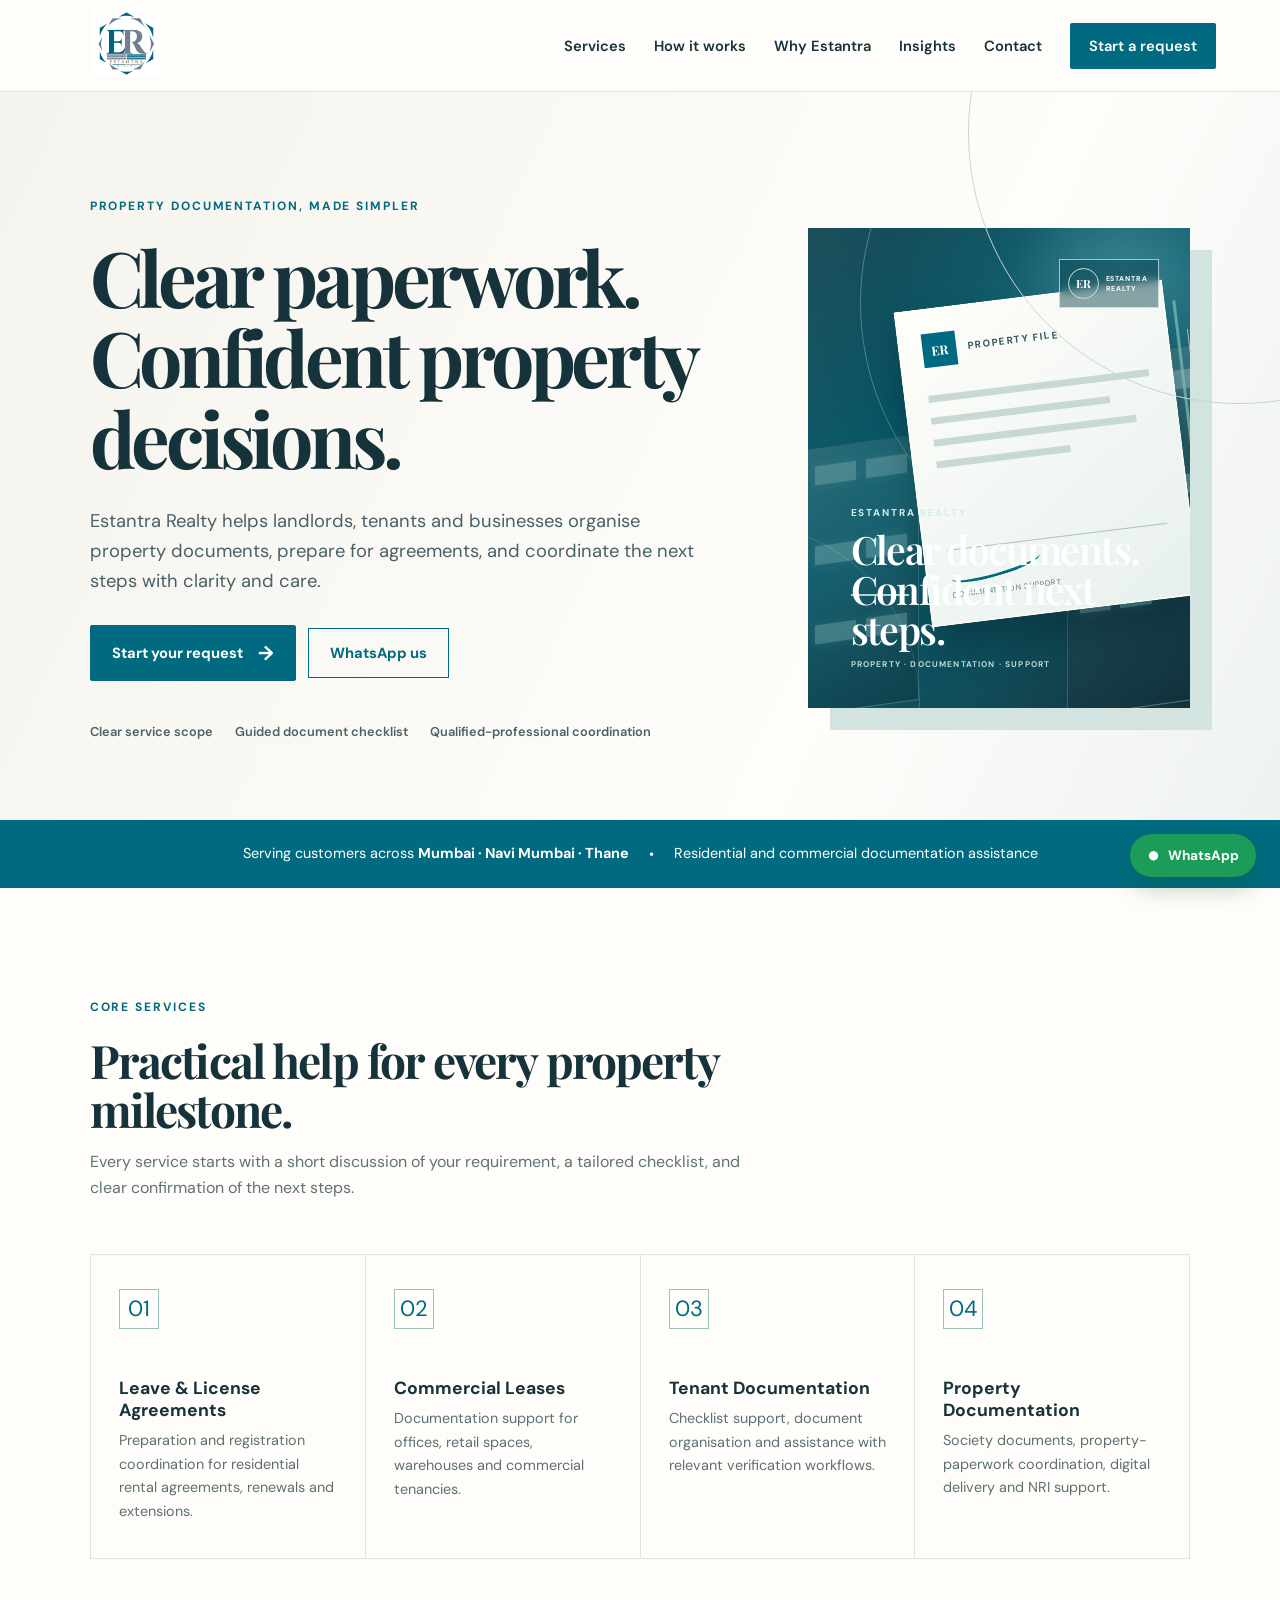
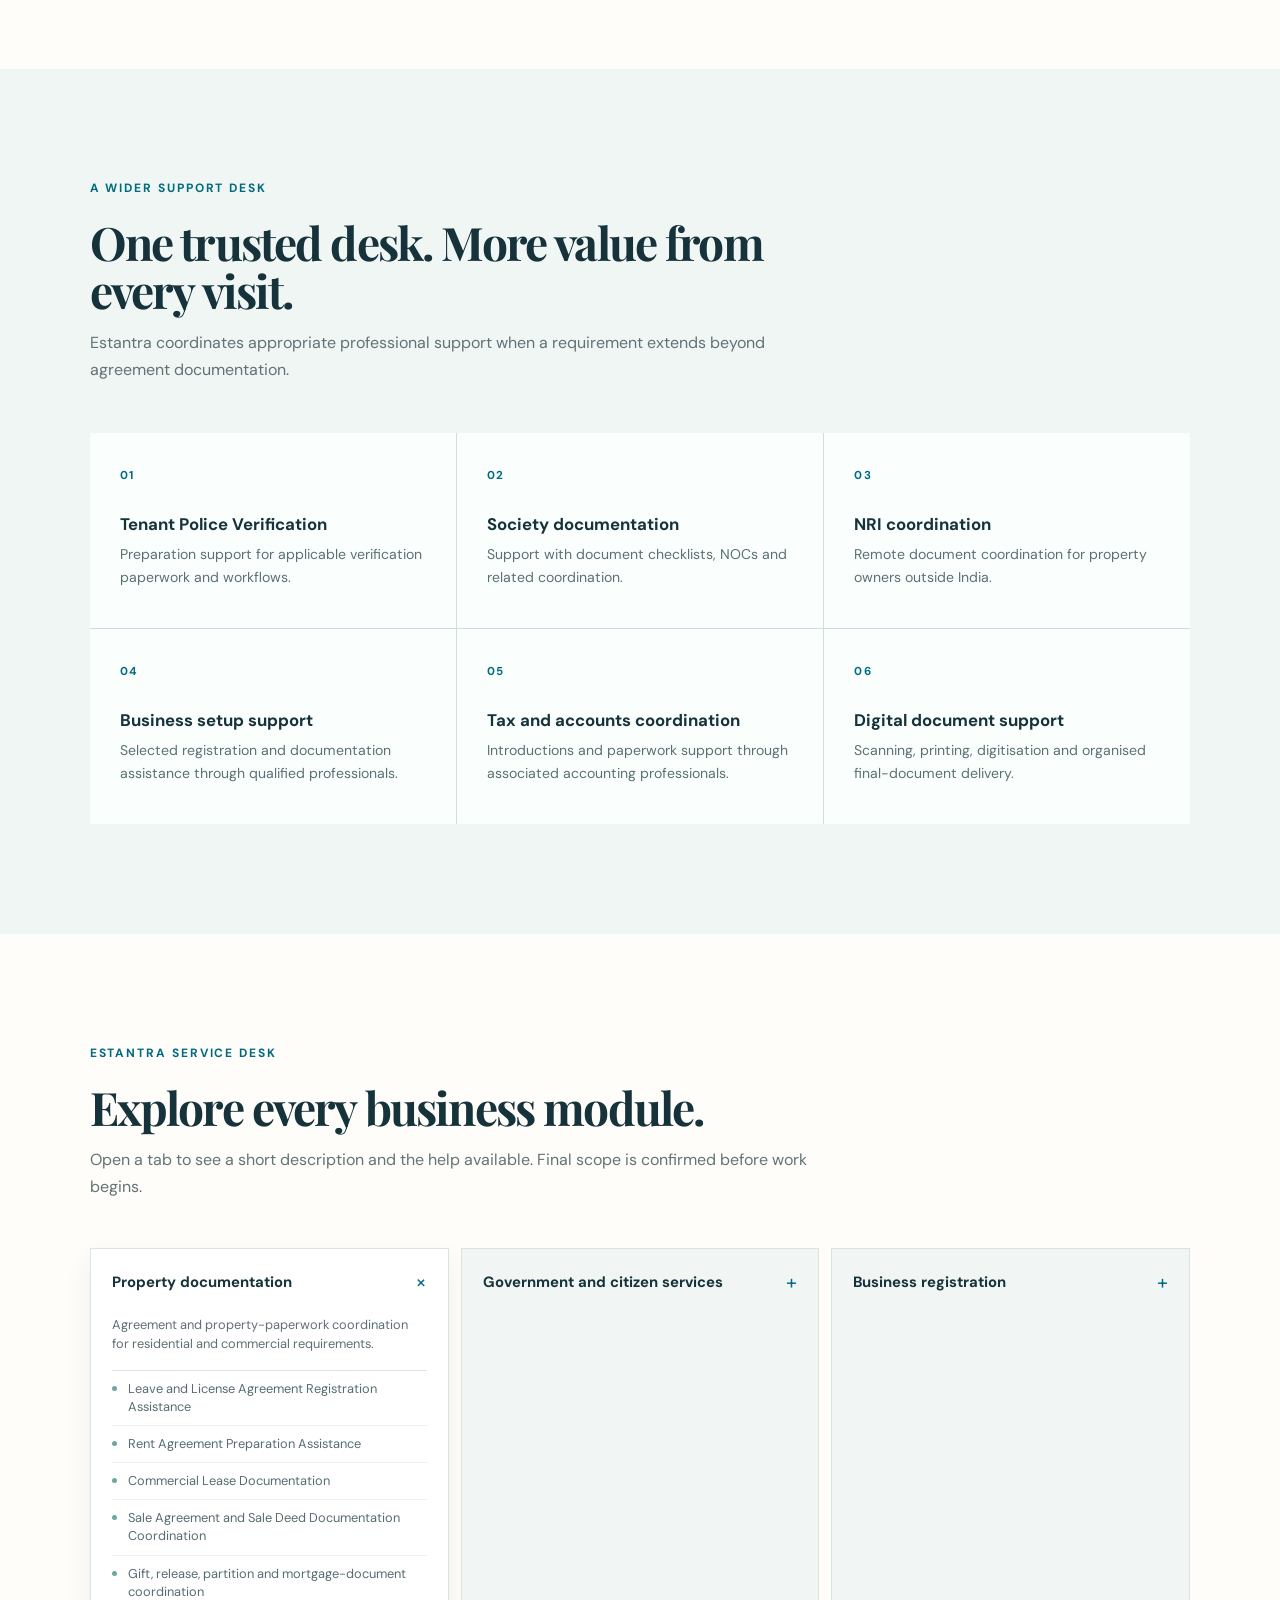
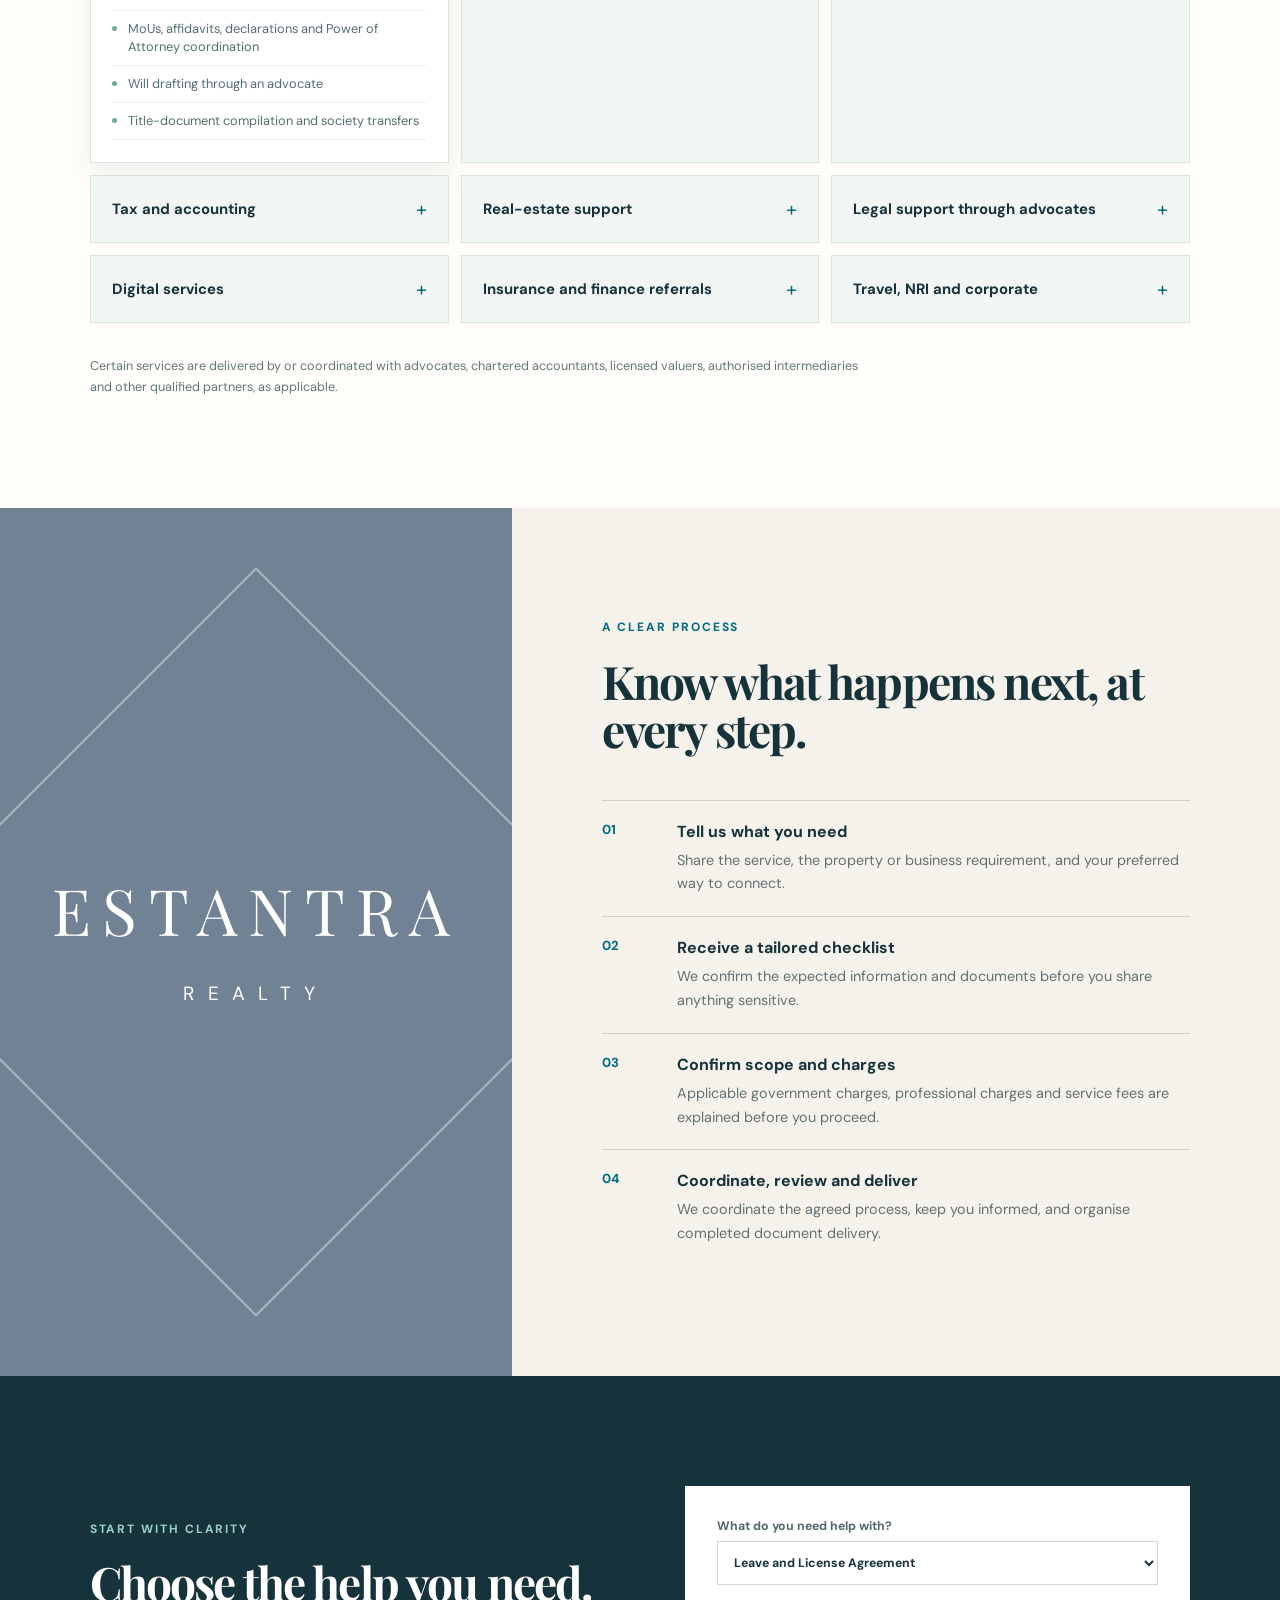
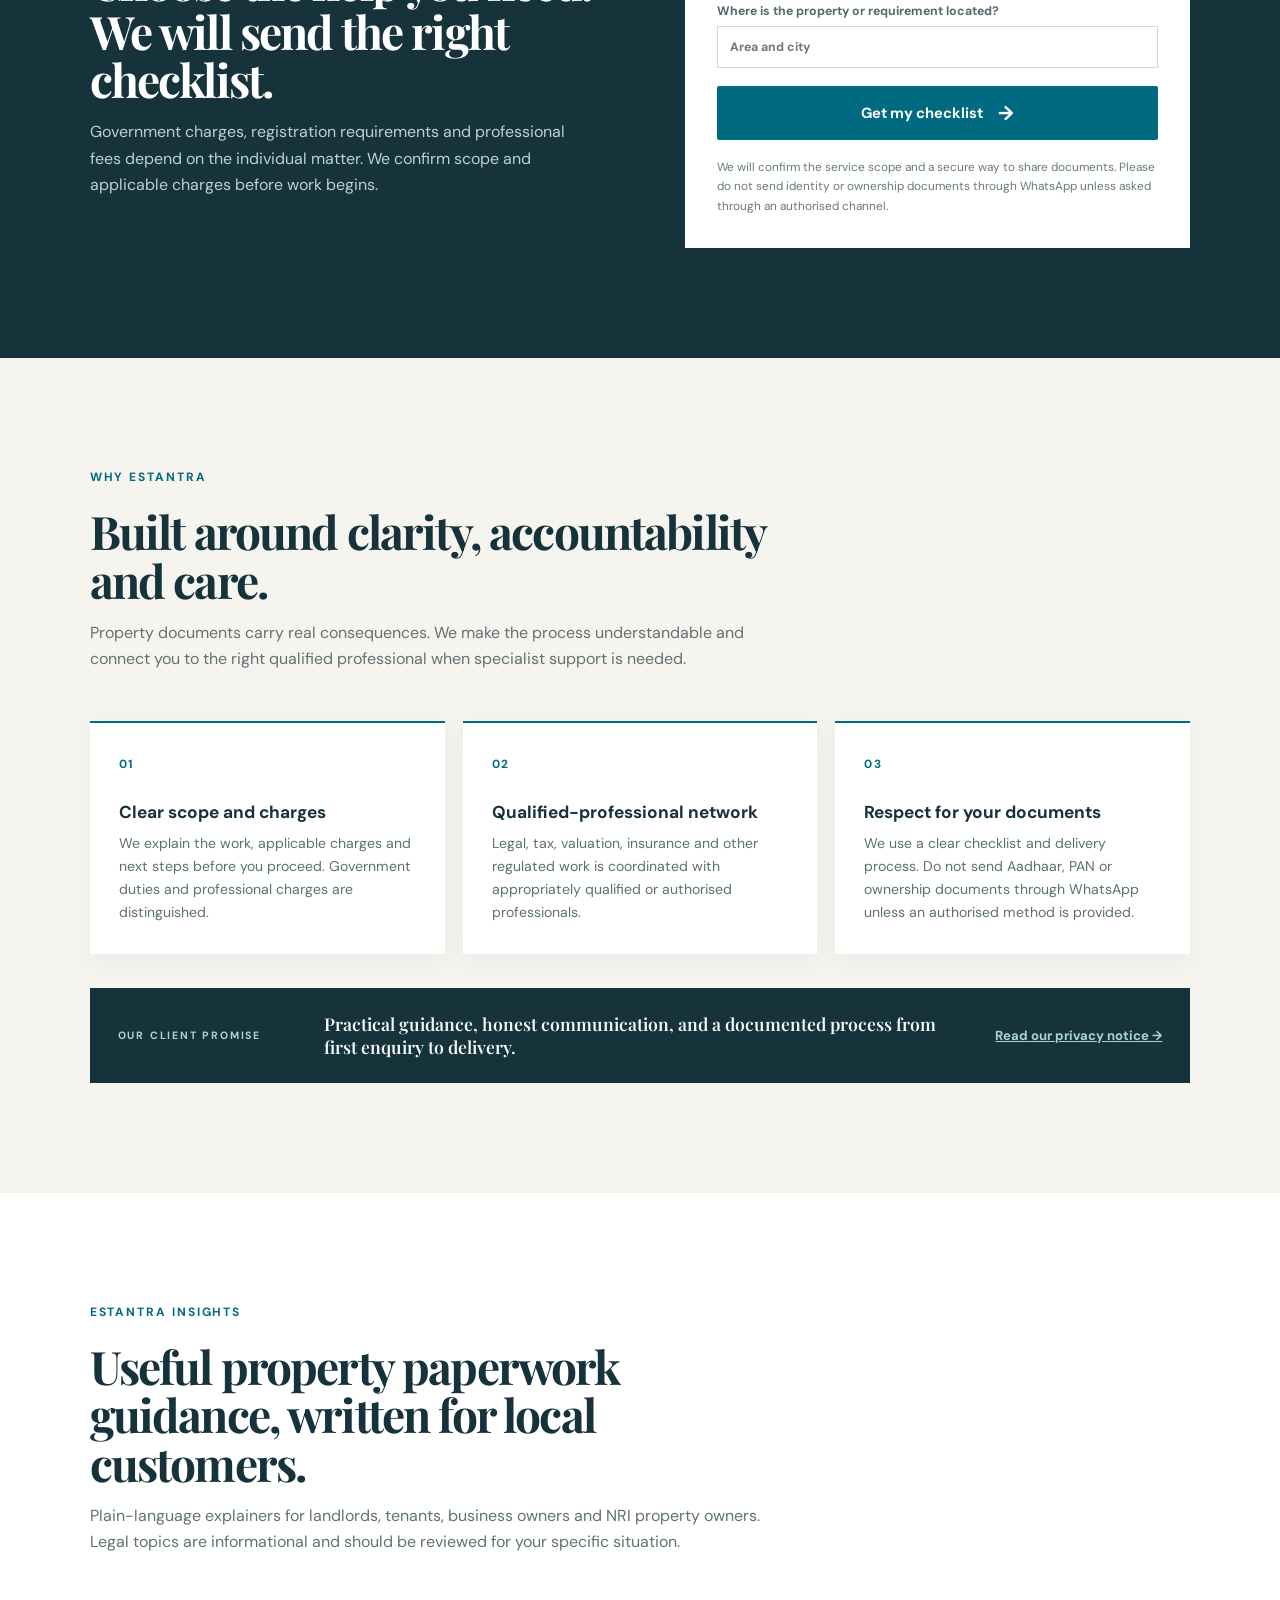
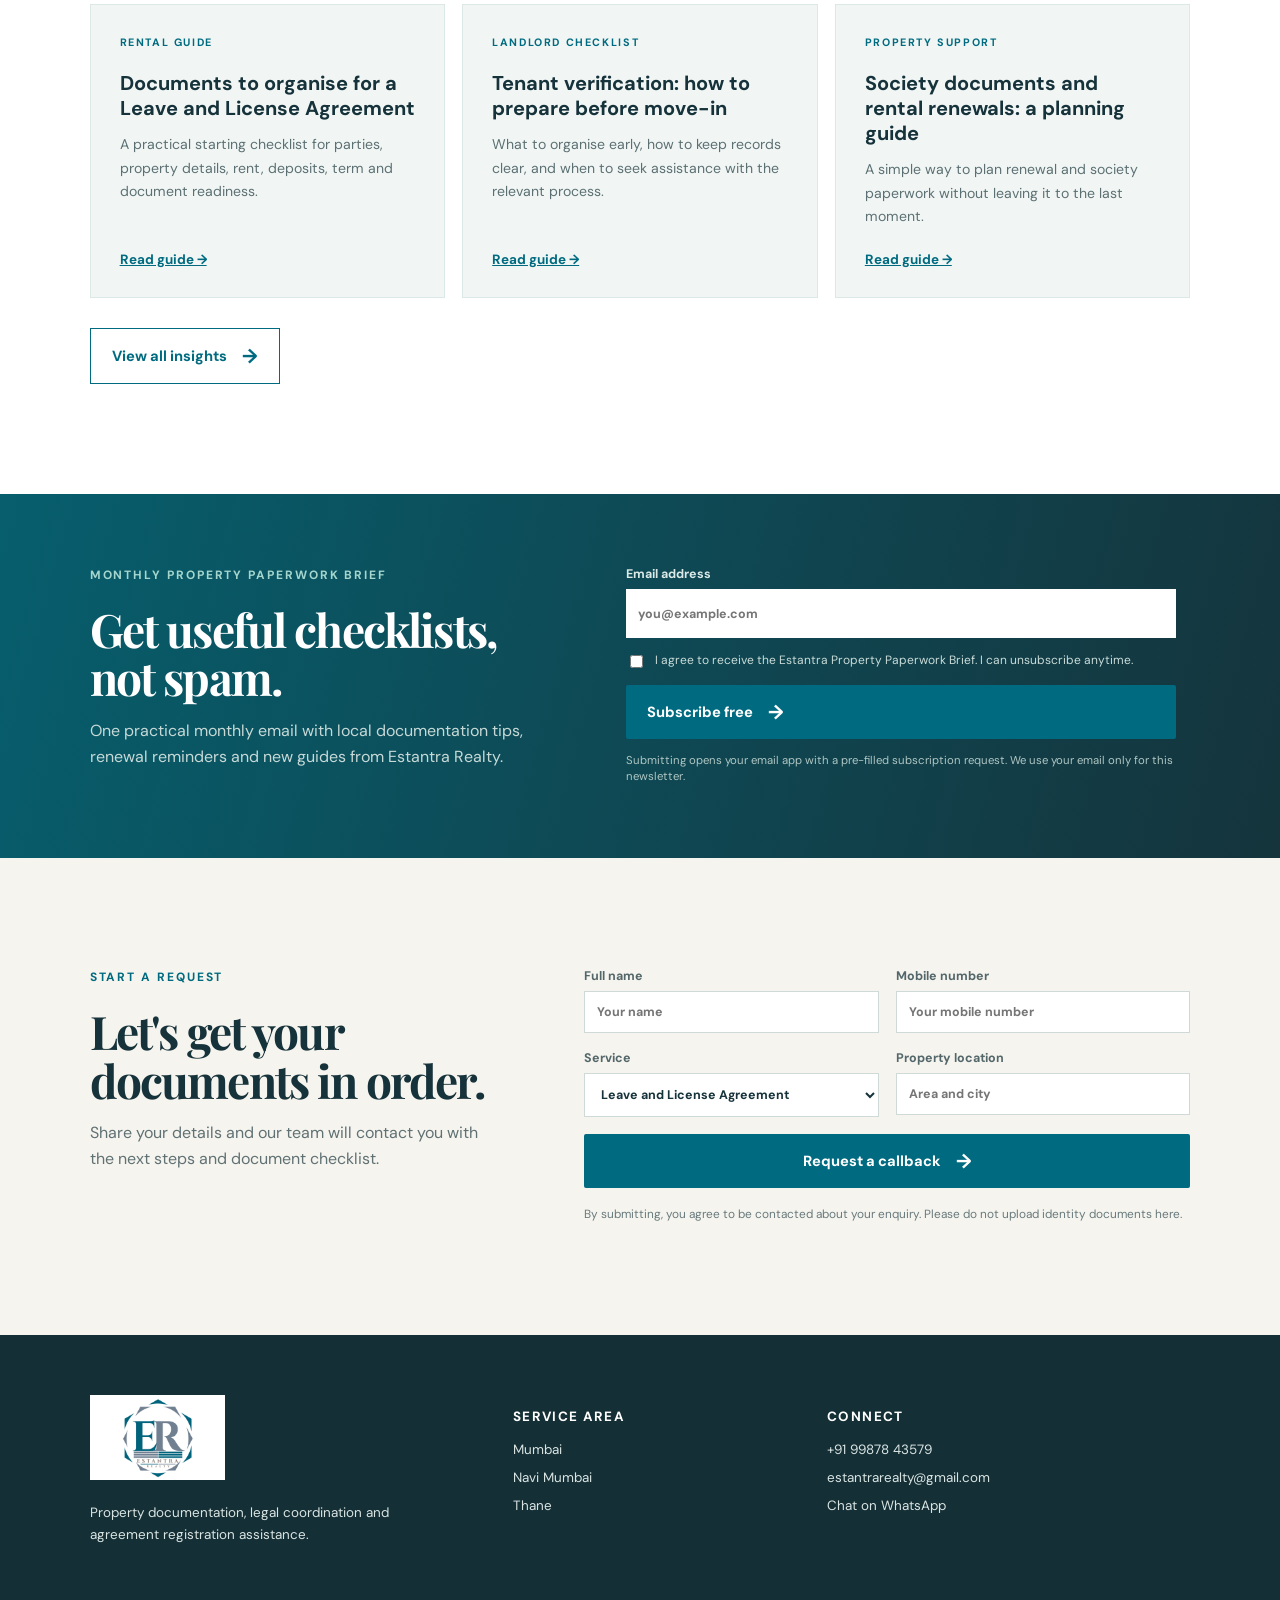
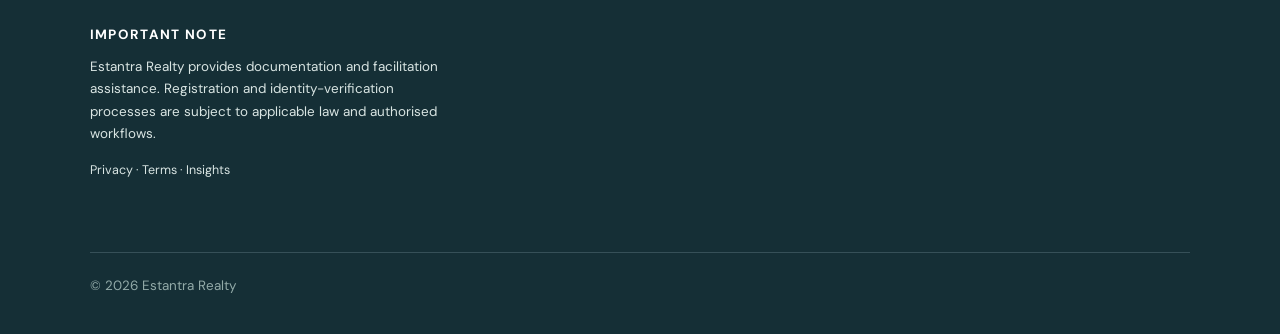
<file: index.html>
<!doctype html>
<html lang="en">
<head>
  <meta charset="utf-8">
  <meta name="viewport" content="width=device-width, initial-scale=1">
  <meta name="description" content="Estantra Realty provides property documentation and agreement coordination assistance for customers in Thane, Mumbai and Navi Mumbai.">
  <meta name="theme-color" content="#006b80">
  <link rel="canonical" href="https://estantrarealty.in/">
  <title>Estantra Realty | Property Documentation Assistance</title>
  <link rel="preconnect" href="https://fonts.googleapis.com">
  <link rel="preconnect" href="https://fonts.gstatic.com" crossorigin>
  <link href="https://fonts.googleapis.com/css2?family=DM+Sans:wght@400;500;600;700&family=Playfair+Display:wght@600;700&display=swap" rel="stylesheet">
  <link rel="stylesheet" href="styles.css">
  <script type="application/ld+json">
    {"@context":"https://schema.org","@type":"ProfessionalService","name":"Estantra Realty","url":"https://estantrarealty.in/","email":"estantrarealty@gmail.com","telephone":"+919987843579","areaServed":[{"@type":"City","name":"Thane"},{"@type":"City","name":"Mumbai"},{"@type":"City","name":"Navi Mumbai"}],"description":"Property documentation and agreement coordination assistance. Specialist professional services are coordinated where applicable."}
  </script>
</head>
<body>
  <div class="cursor-dot" aria-hidden="true"></div>
  <div class="cursor-ring" aria-hidden="true"></div>

  <header class="site-header">
    <a class="brand" href="#top" aria-label="Estantra Realty home"><img src="estantra-realty-logo.png" alt="Estantra Realty logo"></a>
    <button class="menu-button" type="button" aria-label="Open menu" aria-expanded="false">&#9776;</button>
    <nav class="nav" aria-label="Main navigation">
      <a href="#services">Services</a>
      <a href="#process">How it works</a>
      <a href="#trust">Why Estantra</a>
      <a href="#insights">Insights</a>
      <a href="#contact">Contact</a>
      <a class="nav-cta magnetic" href="#start">Start a request</a>
    </nav>
  </header>

  <main id="top">
    <section class="hero">
      <div class="hero-content">
        <p class="eyebrow">Property documentation, made simpler</p>
        <h1>Clear paperwork. Confident property decisions.</h1>
        <p class="hero-copy">Estantra Realty helps landlords, tenants and businesses organise property documents, prepare for agreements, and coordinate the next steps with clarity and care.</p>
        <div class="hero-actions">
          <a class="button button-primary magnetic" href="#start">Start your request <span>&rarr;</span></a>
          <a class="button button-ghost magnetic" href="https://wa.me/919987843579?text=Hello%20Estantra%20Realty%2C%20I%20would%20like%20help%20with%20property%20documentation." target="_blank" rel="noopener">WhatsApp us</a>
        </div>
        <div class="trust-row"><span>Clear service scope</span><span>Guided document checklist</span><span>Qualified-professional coordination</span></div>
      </div>
      <figure class="motion-visual" aria-label="Animated property-documentation visual in Estantra Realty brand colours">
        <div class="motion-orbit orbit-one"></div><div class="motion-orbit orbit-two"></div>
        <div class="motion-building building-back"><i></i><i></i><i></i><i></i><i></i><i></i></div>
        <div class="motion-building building-front"><i></i><i></i><i></i><i></i><i></i><i></i><i></i><i></i></div>
        <div class="motion-document">
          <div class="document-top"><span>ER</span><p>PROPERTY FILE</p></div>
          <b></b><b></b><b></b><b></b>
          <div class="document-sign"><i></i><small>DOCUMENTATION SUPPORT</small></div>
        </div>
        <div class="motion-seal"><span>ER</span><small>ESTANTRA<br>REALTY</small></div>
        <div class="motion-line"></div>
        <figcaption><span>ESTANTRA REALTY</span><strong>Clear documents.<br>Confident next steps.</strong><em>PROPERTY &middot; DOCUMENTATION &middot; SUPPORT</em></figcaption>
      </figure>
    </section>

    <section class="intro-strip" aria-label="Service area"><p>Serving customers across <strong>Mumbai &middot; Navi Mumbai &middot; Thane</strong></p><span>&bull;</span><p>Residential and commercial documentation assistance</p></section>

    <section id="services" class="section services">
      <div class="section-heading">
        <p class="eyebrow">Core services</p>
        <h2>Practical help for every property milestone.</h2>
        <p>Every service starts with a short discussion of your requirement, a tailored checklist, and clear confirmation of the next steps.</p>
      </div>
      <div class="service-grid">
        <article><span class="service-icon" aria-hidden="true">01</span><h3>Leave &amp; License Agreements</h3><p>Preparation and registration coordination for residential rental agreements, renewals and extensions.</p></article>
        <article><span class="service-icon" aria-hidden="true">02</span><h3>Commercial Leases</h3><p>Documentation support for offices, retail spaces, warehouses and commercial tenancies.</p></article>
        <article><span class="service-icon" aria-hidden="true">03</span><h3>Tenant Documentation</h3><p>Checklist support, document organisation and assistance with relevant verification workflows.</p></article>
        <article><span class="service-icon" aria-hidden="true">04</span><h3>Property Documentation</h3><p>Society documents, property-paperwork coordination, digital delivery and NRI support.</p></article>
      </div>
    </section>

    <section class="section essentials">
      <div class="section-heading">
        <p class="eyebrow">A wider support desk</p>
        <h2>One trusted desk. More value from every visit.</h2>
        <p>Estantra coordinates appropriate professional support when a requirement extends beyond agreement documentation.</p>
      </div>
      <div class="essential-grid">
        <article><span>01</span><h3>Tenant Police Verification</h3><p>Preparation support for applicable verification paperwork and workflows.</p></article>
        <article><span>02</span><h3>Society documentation</h3><p>Support with document checklists, NOCs and related coordination.</p></article>
        <article><span>03</span><h3>NRI coordination</h3><p>Remote document coordination for property owners outside India.</p></article>
        <article><span>04</span><h3>Business setup support</h3><p>Selected registration and documentation assistance through qualified professionals.</p></article>
        <article><span>05</span><h3>Tax and accounts coordination</h3><p>Introductions and paperwork support through associated accounting professionals.</p></article>
        <article><span>06</span><h3>Digital document support</h3><p>Scanning, printing, digitisation and organised final-document delivery.</p></article>
      </div>
    </section>

    <section id="catalogue" class="section catalogue">
      <div class="catalogue-title">
        <p class="eyebrow">Estantra service desk</p>
        <h2>Explore every business module.</h2>
        <p>Open a tab to see a short description and the help available. Final scope is confirmed before work begins.</p>
      </div>
      <div class="catalogue-grid">
        <details open>
          <summary>Property documentation <b>+</b></summary>
          <p class="module-description">Agreement and property-paperwork coordination for residential and commercial requirements.</p>
          <ul><li>Leave and License Agreement Registration Assistance</li><li>Rent Agreement Preparation Assistance</li><li>Commercial Lease Documentation</li><li>Sale Agreement and Sale Deed Documentation Coordination</li><li>Gift, release, partition and mortgage-document coordination</li><li>MoUs, affidavits, declarations and Power of Attorney coordination</li><li>Will drafting through an advocate</li><li>Title-document compilation and society transfers</li></ul>
        </details>
        <details>
          <summary>Government and citizen services <b>+</b></summary>
          <p class="module-description">Guidance and application assistance for selected online and citizen-service workflows.</p>
          <ul><li>PAN, TAN, GST and MSME/Udyam assistance</li><li>Shop and Establishment and Professional Tax registration assistance</li><li>Digital Signature Certificate through authorised partners</li><li>Passport, voter ID and driving-licence application assistance</li><li>Birth, death and marriage registration assistance</li><li>Income and domicile certificate assistance</li><li>Police Clearance Certificate guidance</li></ul>
        </details>
        <details>
          <summary>Business registration <b>+</b></summary>
          <p class="module-description">Practical setup and compliance coordination for new and growing businesses.</p>
          <ul><li>Sole proprietorship, partnership, LLP and private limited setup</li><li>OPC, trust, society and Section 8 company registration</li><li>Trademark and copyright filing coordination</li><li>Startup India and Import Export Code registration</li><li>FSSAI and labour-law registration assistance</li></ul>
        </details>
        <details>
          <summary>Tax and accounting <b>+</b></summary>
          <p class="module-description">Tax and accounts work coordinated with appropriately qualified accounting professionals.</p>
          <ul><li>Income tax returns, GST and TDS returns</li><li>Bookkeeping and payroll processing</li><li>Company compliance and ROC filings</li><li>Financial statements through associated CAs</li></ul>
        </details>
        <details>
          <summary>Real-estate support <b>+</b></summary>
          <p class="module-description">Supporting paperwork and coordination around tenancy, property management and inspections.</p>
          <ul><li>Tenant Police Verification Assistance</li><li>Property valuation through licensed valuers</li><li>Property management and rental-collection coordination</li><li>Property inspections, inventory reports and photography</li><li>Move-in and move-out documentation</li></ul>
        </details>
        <details>
          <summary>Legal support through advocates <b>+</b></summary>
          <p class="module-description">Matters requiring legal practice are coordinated with qualified advocates, as applicable.</p>
          <ul><li>Legal notices, agreement drafting and contract review</li><li>Consumer complaints and arbitration documentation</li><li>Civil-matter and family-settlement documentation</li><li>Succession documentation through advocates</li></ul>
        </details>
        <details>
          <summary>Digital services <b>+</b></summary>
          <p class="module-description">Document preparation, digitisation and delivery support for a more organised process.</p>
          <ul><li>Document scanning and digitisation</li><li>High-speed printing, colour printing, lamination and binding</li><li>Passport photos and secure digital document delivery</li><li>Cloud document storage</li></ul>
        </details>
        <details>
          <summary>Insurance and finance referrals <b>+</b></summary>
          <p class="module-description">Introductions and document support for regulated services through authorised partners only.</p>
          <ul><li>Health, motor, travel, home, fire and commercial-insurance referrals</li><li>Home, personal and business-loan assistance</li><li>Loan documentation, eligibility checks and credit-score guidance</li></ul>
        </details>
        <details>
          <summary>Travel, NRI and corporate <b>+</b></summary>
          <p class="module-description">Remote coordination and documentation support for individuals, NRIs and organisations.</p>
          <ul><li>Visa and passport documentation assistance</li><li>Travel-insurance and permitted forex referrals</li><li>International Driving Permit guidance</li><li>NRI POA, property management and attestation coordination</li><li>Employee rent agreements, office leases, vendor agreements, NDAs and employment contracts</li></ul>
        </details>
      </div>
      <p class="catalogue-note">Certain services are delivered by or coordinated with advocates, chartered accountants, licensed valuers, authorised intermediaries and other qualified partners, as applicable.</p>
    </section>

    <section id="process" class="section process">
      <div class="process-image"><div class="house-line"></div><p>ESTANTRA<br><small>REALTY</small></p></div>
      <div class="process-content">
        <p class="eyebrow">A clear process</p>
        <h2>Know what happens next, at every step.</h2>
        <div class="steps">
          <div><span>01</span><section><h3>Tell us what you need</h3><p>Share the service, the property or business requirement, and your preferred way to connect.</p></section></div>
          <div><span>02</span><section><h3>Receive a tailored checklist</h3><p>We confirm the expected information and documents before you share anything sensitive.</p></section></div>
          <div><span>03</span><section><h3>Confirm scope and charges</h3><p>Applicable government charges, professional charges and service fees are explained before you proceed.</p></section></div>
          <div><span>04</span><section><h3>Coordinate, review and deliver</h3><p>We coordinate the agreed process, keep you informed, and organise completed document delivery.</p></section></div>
        </div>
      </div>
    </section>

    <section id="checklist" class="section readiness">
      <div><p class="eyebrow">Start with clarity</p><h2>Choose the help you need. We will send the right checklist.</h2><p>Government charges, registration requirements and professional fees depend on the individual matter. We confirm scope and applicable charges before work begins.</p></div>
      <form class="readiness-form" id="readiness-form">
        <label>What do you need help with?<select name="service"><option>Leave and License Agreement</option><option>Agreement Renewal</option><option>Commercial Lease Documentation</option><option>Tenant Police Verification</option><option>Property or Society Documentation</option><option>Business, Tax or Citizen Service</option></select></label>
        <label>Where is the property or requirement located?<input name="location" placeholder="Area and city"></label>
        <button class="button button-primary magnetic" type="submit">Get my checklist <span>&rarr;</span></button>
        <p>We will confirm the service scope and a secure way to share documents. Please do not send identity or ownership documents through WhatsApp unless asked through an authorised channel.</p>
      </form>
    </section>

    <section id="trust" class="section trust">
      <div class="section-heading"><p class="eyebrow">Why Estantra</p><h2>Built around clarity, accountability and care.</h2><p>Property documents carry real consequences. We make the process understandable and connect you to the right qualified professional when specialist support is needed.</p></div>
      <div class="trust-grid">
        <article><span class="trust-number">01</span><h3>Clear scope and charges</h3><p>We explain the work, applicable charges and next steps before you proceed. Government duties and professional charges are distinguished.</p></article>
        <article><span class="trust-number">02</span><h3>Qualified-professional network</h3><p>Legal, tax, valuation, insurance and other regulated work is coordinated with appropriately qualified or authorised professionals.</p></article>
        <article><span class="trust-number">03</span><h3>Respect for your documents</h3><p>We use a clear checklist and delivery process. Do not send Aadhaar, PAN or ownership documents through WhatsApp unless an authorised method is provided.</p></article>
      </div>
      <div class="trust-promise"><span>OUR CLIENT PROMISE</span><p>Practical guidance, honest communication, and a documented process from first enquiry to delivery.</p><a href="privacy.html">Read our privacy notice &rarr;</a></div>
    </section>

    <section id="insights" class="section insights">
      <div class="section-heading"><p class="eyebrow">Estantra insights</p><h2>Useful property paperwork guidance, written for local customers.</h2><p>Plain-language explainers for landlords, tenants, business owners and NRI property owners. Legal topics are informational and should be reviewed for your specific situation.</p></div>
      <div class="insight-grid">
        <article><p class="article-tag">RENTAL GUIDE</p><h3>Documents to organise for a Leave and License Agreement</h3><p>A practical starting checklist for parties, property details, rent, deposits, term and document readiness.</p><a href="insights.html#leave-license-documents">Read guide &rarr;</a></article>
        <article><p class="article-tag">LANDLORD CHECKLIST</p><h3>Tenant verification: how to prepare before move-in</h3><p>What to organise early, how to keep records clear, and when to seek assistance with the relevant process.</p><a href="insights.html#tenant-verification">Read guide &rarr;</a></article>
        <article><p class="article-tag">PROPERTY SUPPORT</p><h3>Society documents and rental renewals: a planning guide</h3><p>A simple way to plan renewal and society paperwork without leaving it to the last moment.</p><a href="insights.html#renewal-society-documents">Read guide &rarr;</a></article>
      </div>
      <a class="button button-ghost magnetic insights-link" href="insights.html">View all insights <span>&rarr;</span></a>
    </section>

    <section class="newsletter">
      <div><p class="eyebrow">Monthly property paperwork brief</p><h2>Get useful checklists, not spam.</h2><p>One practical monthly email with local documentation tips, renewal reminders and new guides from Estantra Realty.</p></div>
      <form id="newsletter-form">
        <label>Email address<input required type="email" name="email" placeholder="you@example.com"></label>
        <label class="newsletter-consent"><input required type="checkbox" name="consent"> <span>I agree to receive the Estantra Property Paperwork Brief. I can unsubscribe anytime.</span></label>
        <button class="button button-primary magnetic" type="submit">Subscribe free <span>&rarr;</span></button>
        <p class="newsletter-note">Submitting opens your email app with a pre-filled subscription request. We use your email only for this newsletter.</p>
      </form>
    </section>

    <section id="start" class="section start">
      <div class="start-copy"><p class="eyebrow">Start a request</p><h2>Let's get your documents in order.</h2><p>Share your details and our team will contact you with the next steps and document checklist.</p></div>
      <form id="lead-form" class="lead-form">
        <label>Full name<input required name="name" autocomplete="name" placeholder="Your name"></label>
        <label>Mobile number<input required name="phone" type="tel" inputmode="tel" autocomplete="tel" placeholder="Your mobile number"></label>
        <label>Service<select name="service"><option>Leave and License Agreement</option><option>Agreement Renewal</option><option>Commercial Lease</option><option>Legal or Property Documentation</option><option>Business, Tax or Citizen Services</option></select></label>
        <label>Property location<input name="location" placeholder="Area and city"></label>
        <button class="button button-primary magnetic" type="submit">Request a callback <span>&rarr;</span></button>
        <p class="form-note">By submitting, you agree to be contacted about your enquiry. Please do not upload identity documents here.</p>
        <p class="success-message" hidden></p>
      </form>
    </section>
  </main>

  <footer id="contact">
    <div class="footer-brand"><img src="estantra-realty-logo.png" alt="Estantra Realty"><p>Property documentation, legal coordination and agreement registration assistance.</p></div>
    <div><h3>Service area</h3><p>Mumbai</p><p>Navi Mumbai</p><p>Thane</p></div>
    <div><h3>Connect</h3><p><a href="tel:+919987843579">+91 99878 43579</a></p><p><a href="mailto:estantrarealty@gmail.com">estantrarealty@gmail.com</a></p><p><a href="https://wa.me/919987843579?text=Hello%20Estantra%20Realty%2C%20I%20would%20like%20help%20with%20property%20documentation." target="_blank" rel="noopener">Chat on WhatsApp</a></p></div>
    <div><h3>Important note</h3><p>Estantra Realty provides documentation and facilitation assistance. Registration and identity-verification processes are subject to applicable law and authorised workflows.</p><p class="footer-links"><a href="privacy.html">Privacy</a> &middot; <a href="terms.html">Terms</a> &middot; <a href="insights.html">Insights</a></p></div>
    <p class="copyright">&copy; <span id="year"></span> Estantra Realty</p>
  </footer>

  <a class="whatsapp-float magnetic" href="https://wa.me/919987843579?text=Hello%20Estantra%20Realty%2C%20I%20would%20like%20help%20with%20property%20documentation." target="_blank" rel="noopener" aria-label="Chat with Estantra Realty on WhatsApp"><span aria-hidden="true">&#9679;</span> WhatsApp</a>
  <nav class="mobile-actions" aria-label="Quick contact"><a href="tel:+919987843579"><span aria-hidden="true">&#9742;</span> Call now</a><a href="https://wa.me/919987843579?text=Hello%20Estantra%20Realty%2C%20I%20would%20like%20help%20with%20property%20documentation." target="_blank" rel="noopener"><span aria-hidden="true">&#9679;</span> WhatsApp</a></nav>
  <script src="script.js"></script>
</body>
</html>
</file>
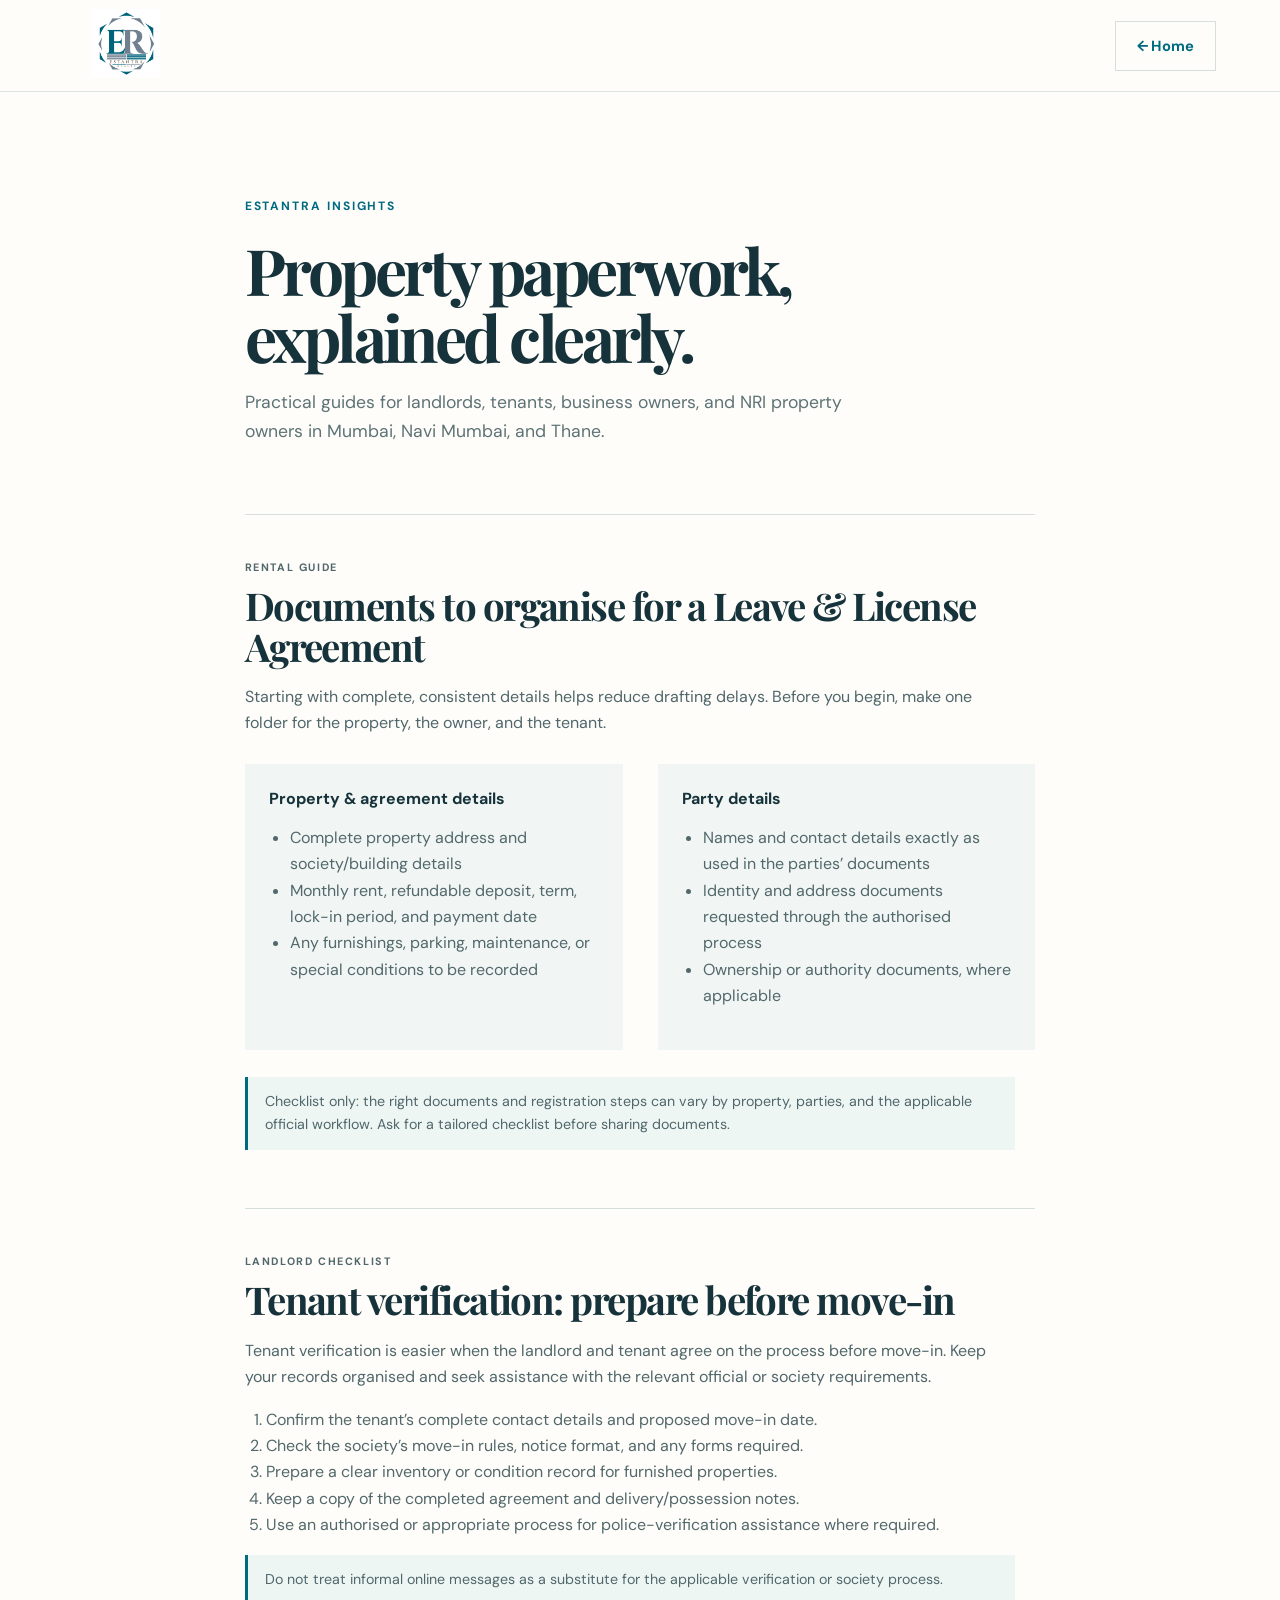
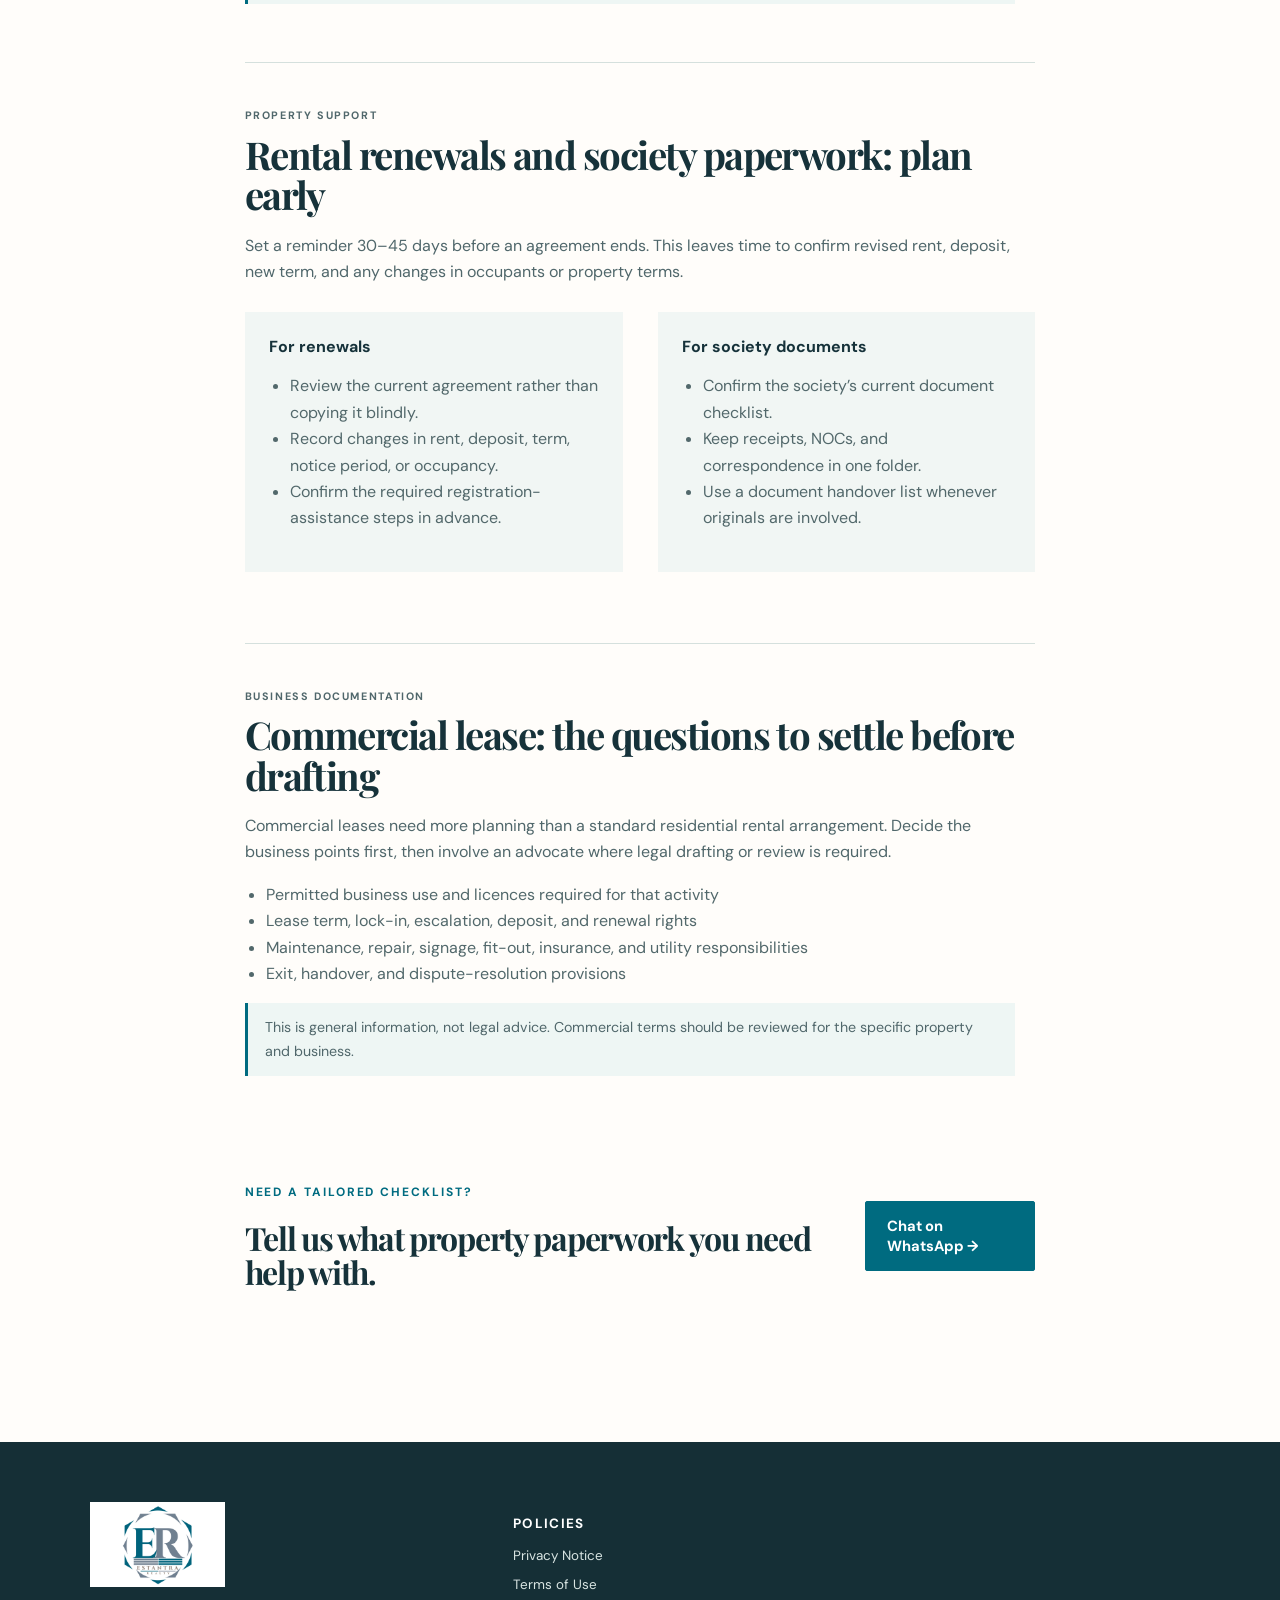
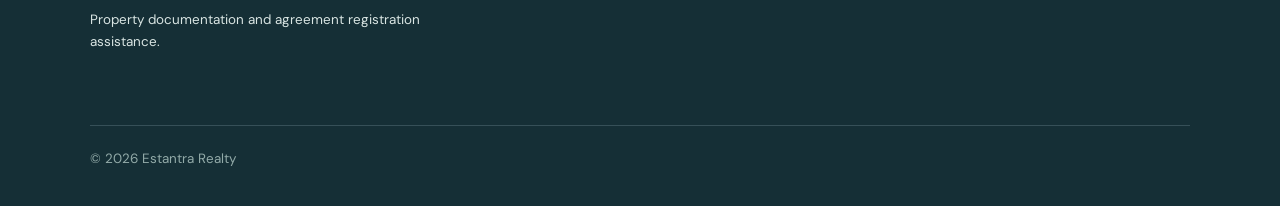
<file: insights.html>
<!doctype html>
<html lang="en">
<head>
  <meta charset="utf-8" /><meta name="viewport" content="width=device-width, initial-scale=1" />
  <meta name="description" content="Practical property documentation checklists from Estantra Realty for Mumbai, Navi Mumbai and Thane." />
  <link rel="canonical" href="https://estantrarealty.in/insights.html" /><title>Property Documentation Insights | Estantra Realty</title>
  <link rel="preconnect" href="https://fonts.googleapis.com" /><link rel="preconnect" href="https://fonts.gstatic.com" crossorigin />
  <link href="https://fonts.googleapis.com/css2?family=DM+Sans:wght@400;500;600;700&family=Playfair+Display:wght@600;700&display=swap" rel="stylesheet" /><link rel="stylesheet" href="styles.css" /><link rel="stylesheet" href="content-pages.css" />
</head>
<body><header class="site-header"><a class="brand" href="index.html" aria-label="Estantra Realty home"><img src="estantra-realty-logo.png" alt="Estantra Realty logo" /></a><a class="button button-ghost magnetic back-link" href="index.html">← Home</a></header>
<main class="article-page"><header class="article-header"><p class="eyebrow">Estantra insights</p><h1>Property paperwork, explained clearly.</h1><p>Practical guides for landlords, tenants, business owners, and NRI property owners in Mumbai, Navi Mumbai, and Thane.</p></header>
<section id="leave-license-documents" class="article-block"><p class="article-tag">RENTAL GUIDE</p><h2>Documents to organise for a Leave &amp; License Agreement</h2><p>Starting with complete, consistent details helps reduce drafting delays. Before you begin, make one folder for the property, the owner, and the tenant.</p><div class="article-columns"><div><h3>Property &amp; agreement details</h3><ul><li>Complete property address and society/building details</li><li>Monthly rent, refundable deposit, term, lock-in period, and payment date</li><li>Any furnishings, parking, maintenance, or special conditions to be recorded</li></ul></div><div><h3>Party details</h3><ul><li>Names and contact details exactly as used in the parties’ documents</li><li>Identity and address documents requested through the authorised process</li><li>Ownership or authority documents, where applicable</li></ul></div></div><p class="article-callout">Checklist only: the right documents and registration steps can vary by property, parties, and the applicable official workflow. Ask for a tailored checklist before sharing documents.</p></section>
<section id="tenant-verification" class="article-block"><p class="article-tag">LANDLORD CHECKLIST</p><h2>Tenant verification: prepare before move-in</h2><p>Tenant verification is easier when the landlord and tenant agree on the process before move-in. Keep your records organised and seek assistance with the relevant official or society requirements.</p><ol><li>Confirm the tenant’s complete contact details and proposed move-in date.</li><li>Check the society’s move-in rules, notice format, and any forms required.</li><li>Prepare a clear inventory or condition record for furnished properties.</li><li>Keep a copy of the completed agreement and delivery/possession notes.</li><li>Use an authorised or appropriate process for police-verification assistance where required.</li></ol><p class="article-callout">Do not treat informal online messages as a substitute for the applicable verification or society process.</p></section>
<section id="renewal-society-documents" class="article-block"><p class="article-tag">PROPERTY SUPPORT</p><h2>Rental renewals and society paperwork: plan early</h2><p>Set a reminder 30–45 days before an agreement ends. This leaves time to confirm revised rent, deposit, new term, and any changes in occupants or property terms.</p><div class="article-columns"><div><h3>For renewals</h3><ul><li>Review the current agreement rather than copying it blindly.</li><li>Record changes in rent, deposit, term, notice period, or occupancy.</li><li>Confirm the required registration-assistance steps in advance.</li></ul></div><div><h3>For society documents</h3><ul><li>Confirm the society’s current document checklist.</li><li>Keep receipts, NOCs, and correspondence in one folder.</li><li>Use a document handover list whenever originals are involved.</li></ul></div></div></section>
<section id="commercial-lease" class="article-block"><p class="article-tag">BUSINESS DOCUMENTATION</p><h2>Commercial lease: the questions to settle before drafting</h2><p>Commercial leases need more planning than a standard residential rental arrangement. Decide the business points first, then involve an advocate where legal drafting or review is required.</p><ul><li>Permitted business use and licences required for that activity</li><li>Lease term, lock-in, escalation, deposit, and renewal rights</li><li>Maintenance, repair, signage, fit-out, insurance, and utility responsibilities</li><li>Exit, handover, and dispute-resolution provisions</li></ul><p class="article-callout">This is general information, not legal advice. Commercial terms should be reviewed for the specific property and business.</p></section>
<section class="article-cta"><div><p class="eyebrow">Need a tailored checklist?</p><h2>Tell us what property paperwork you need help with.</h2></div><a class="button button-primary magnetic" href="https://wa.me/919987843579?text=Hello%20Estantra%20Realty%2C%20I%20would%20like%20a%20tailored%20document%20checklist." target="_blank" rel="noopener">Chat on WhatsApp →</a></section></main>
<footer><div class="footer-brand"><img src="estantra-realty-logo.png" alt="Estantra Realty" /><p>Property documentation and agreement registration assistance.</p></div><div><h3>Policies</h3><p><a href="privacy.html">Privacy Notice</a></p><p><a href="terms.html">Terms of Use</a></p></div><p class="copyright">© <span id="year"></span> Estantra Realty</p></footer><script src="script.js"></script>
</body></html>
</file>
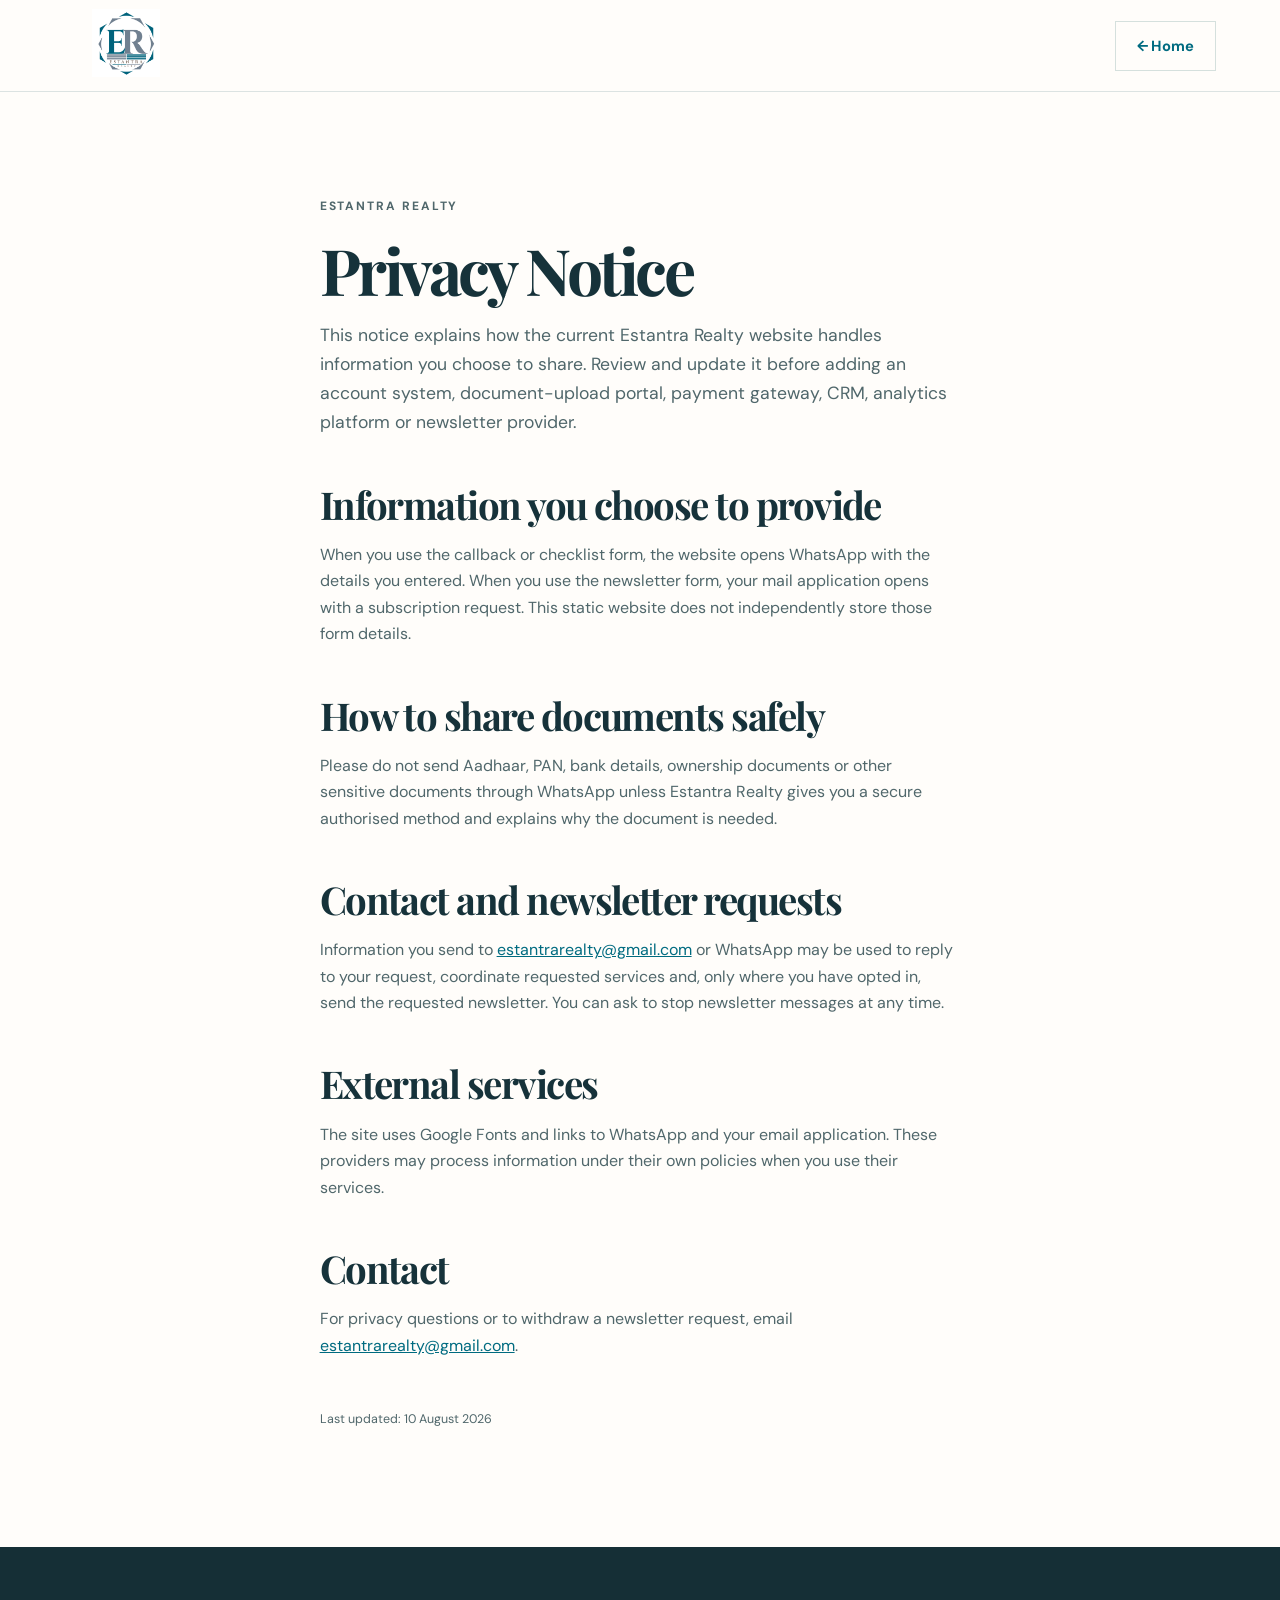
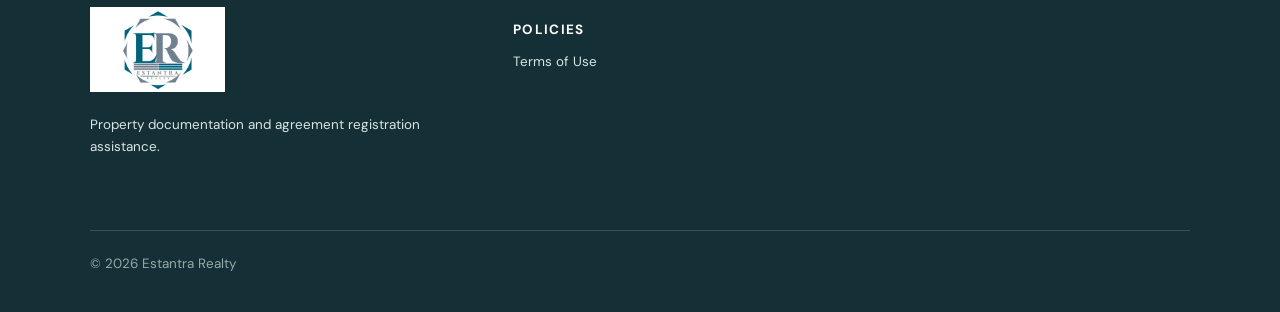
<file: privacy.html>
<!doctype html>
<html lang="en">
<head>
  <meta charset="utf-8">
  <meta name="viewport" content="width=device-width, initial-scale=1">
  <meta name="description" content="Estantra Realty privacy notice.">
  <title>Privacy Notice | Estantra Realty</title>
  <link rel="preconnect" href="https://fonts.googleapis.com">
  <link rel="preconnect" href="https://fonts.gstatic.com" crossorigin>
  <link href="https://fonts.googleapis.com/css2?family=DM+Sans:wght@400;500;600;700&family=Playfair+Display:wght@600;700&display=swap" rel="stylesheet">
  <link rel="stylesheet" href="styles.css">
  <link rel="stylesheet" href="content-pages.css">
</head>
<body>
  <header class="site-header"><a class="brand" href="index.html" aria-label="Estantra Realty home"><img src="estantra-realty-logo.png" alt="Estantra Realty logo"></a><a class="button button-ghost magnetic back-link" href="index.html">&larr; Home</a></header>
  <main class="legal-page">
    <p class="eyebrow">Estantra Realty</p>
    <h1>Privacy Notice</h1>
    <p class="legal-intro">This notice explains how the current Estantra Realty website handles information you choose to share. Review and update it before adding an account system, document-upload portal, payment gateway, CRM, analytics platform or newsletter provider.</p>
    <h2>Information you choose to provide</h2>
    <p>When you use the callback or checklist form, the website opens WhatsApp with the details you entered. When you use the newsletter form, your mail application opens with a subscription request. This static website does not independently store those form details.</p>
    <h2>How to share documents safely</h2>
    <p>Please do not send Aadhaar, PAN, bank details, ownership documents or other sensitive documents through WhatsApp unless Estantra Realty gives you a secure authorised method and explains why the document is needed.</p>
    <h2>Contact and newsletter requests</h2>
    <p>Information you send to <a href="mailto:estantrarealty@gmail.com">estantrarealty@gmail.com</a> or WhatsApp may be used to reply to your request, coordinate requested services and, only where you have opted in, send the requested newsletter. You can ask to stop newsletter messages at any time.</p>
    <h2>External services</h2>
    <p>The site uses Google Fonts and links to WhatsApp and your email application. These providers may process information under their own policies when you use their services.</p>
    <h2>Contact</h2>
    <p>For privacy questions or to withdraw a newsletter request, email <a href="mailto:estantrarealty@gmail.com">estantrarealty@gmail.com</a>.</p>
    <p class="legal-date">Last updated: 10 August 2026</p>
  </main>
  <footer><div class="footer-brand"><img src="estantra-realty-logo.png" alt="Estantra Realty"><p>Property documentation and agreement registration assistance.</p></div><div><h3>Policies</h3><p><a href="terms.html">Terms of Use</a></p></div><p class="copyright">&copy; <span id="year"></span> Estantra Realty</p></footer>
  <script src="script.js"></script>
</body>
</html>
</file>
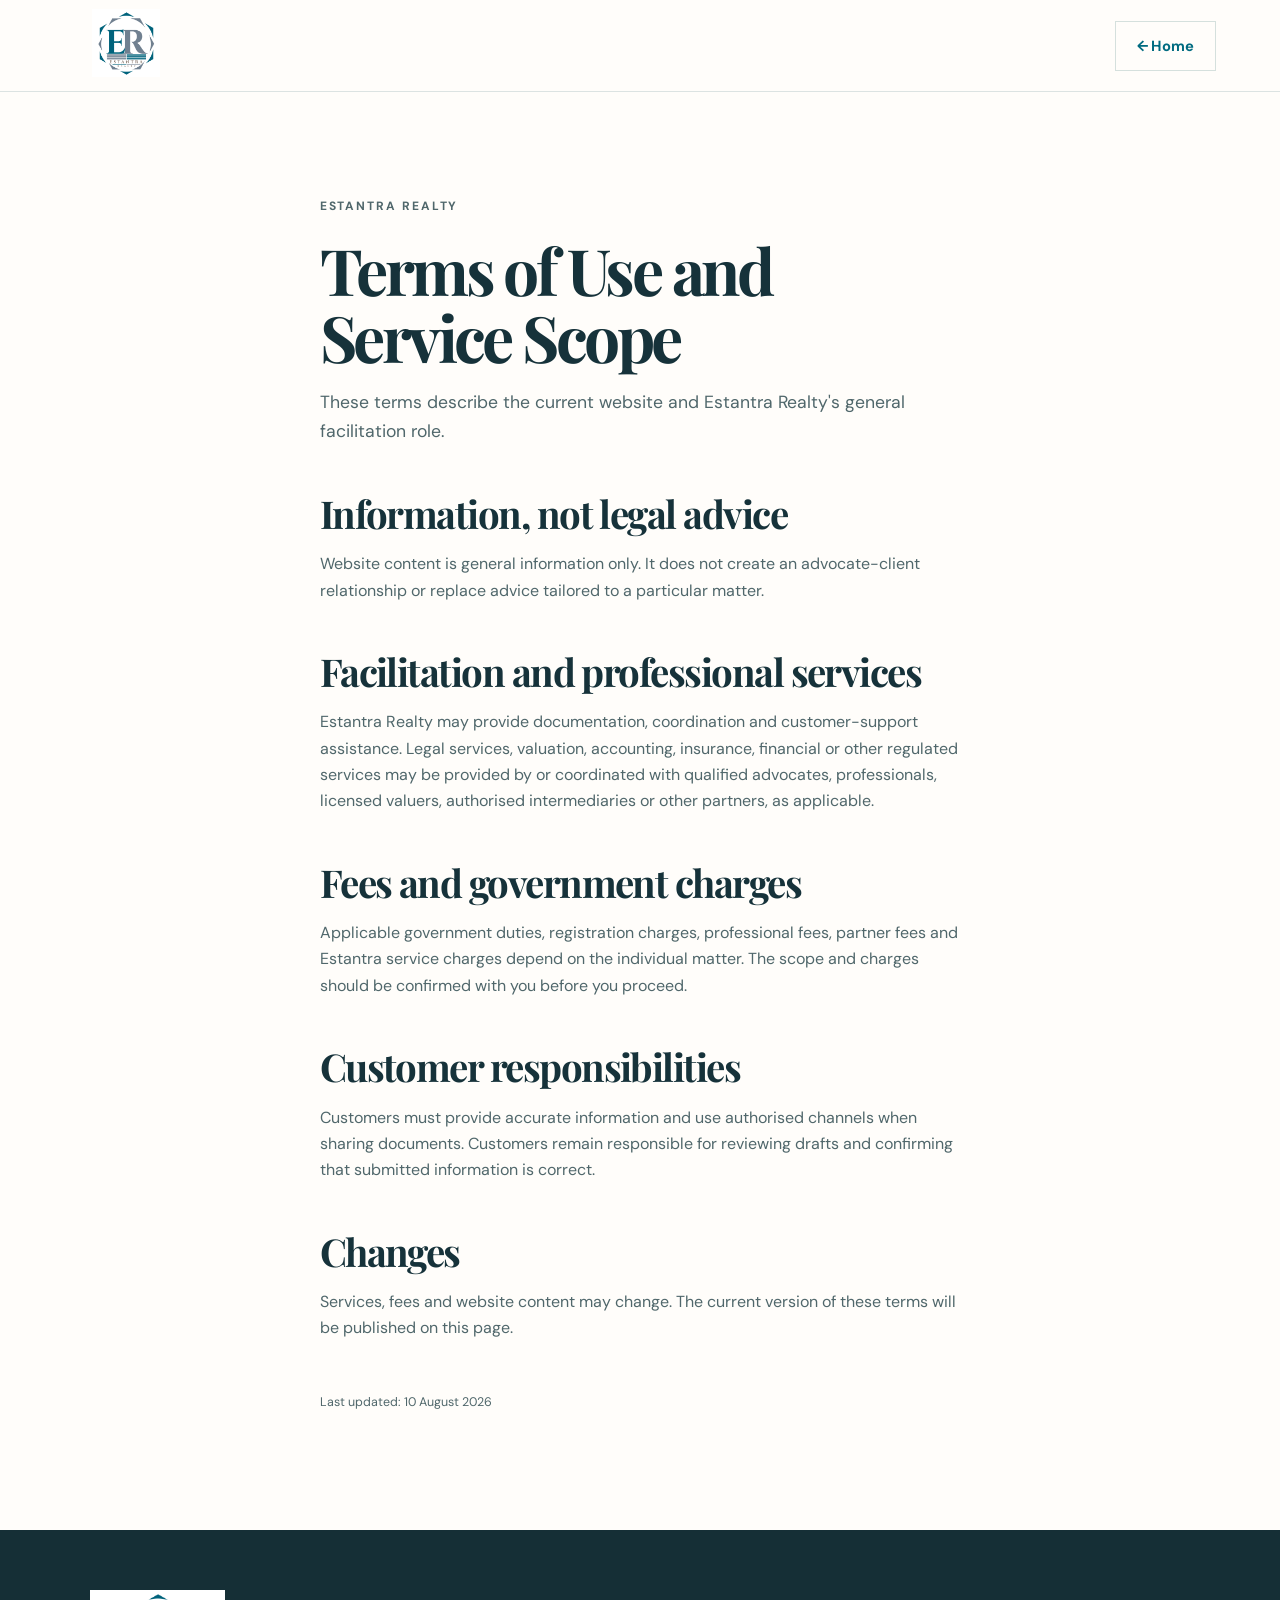
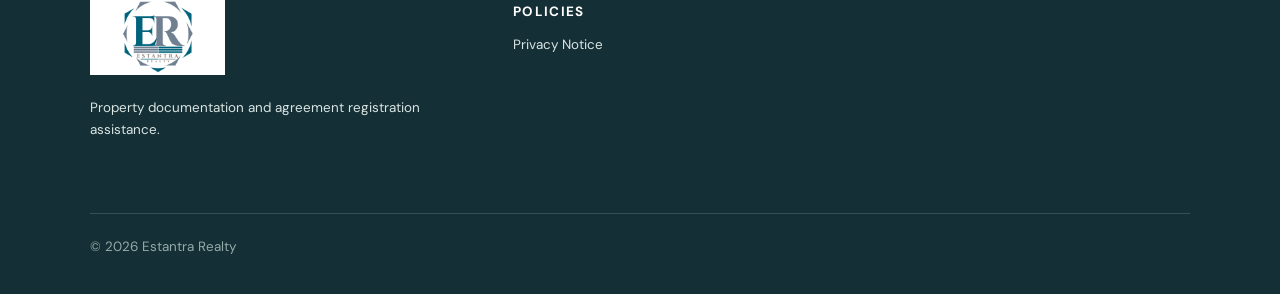
<file: terms.html>
<!doctype html>
<html lang="en">
<head>
  <meta charset="utf-8">
  <meta name="viewport" content="width=device-width, initial-scale=1">
  <meta name="description" content="Estantra Realty terms of use and service scope.">
  <title>Terms of Use | Estantra Realty</title>
  <link rel="preconnect" href="https://fonts.googleapis.com">
  <link rel="preconnect" href="https://fonts.gstatic.com" crossorigin>
  <link href="https://fonts.googleapis.com/css2?family=DM+Sans:wght@400;500;600;700&family=Playfair+Display:wght@600;700&display=swap" rel="stylesheet">
  <link rel="stylesheet" href="styles.css">
  <link rel="stylesheet" href="content-pages.css">
</head>
<body>
  <header class="site-header"><a class="brand" href="index.html" aria-label="Estantra Realty home"><img src="estantra-realty-logo.png" alt="Estantra Realty logo"></a><a class="button button-ghost magnetic back-link" href="index.html">&larr; Home</a></header>
  <main class="legal-page">
    <p class="eyebrow">Estantra Realty</p>
    <h1>Terms of Use and Service Scope</h1>
    <p class="legal-intro">These terms describe the current website and Estantra Realty's general facilitation role.</p>
    <h2>Information, not legal advice</h2>
    <p>Website content is general information only. It does not create an advocate-client relationship or replace advice tailored to a particular matter.</p>
    <h2>Facilitation and professional services</h2>
    <p>Estantra Realty may provide documentation, coordination and customer-support assistance. Legal services, valuation, accounting, insurance, financial or other regulated services may be provided by or coordinated with qualified advocates, professionals, licensed valuers, authorised intermediaries or other partners, as applicable.</p>
    <h2>Fees and government charges</h2>
    <p>Applicable government duties, registration charges, professional fees, partner fees and Estantra service charges depend on the individual matter. The scope and charges should be confirmed with you before you proceed.</p>
    <h2>Customer responsibilities</h2>
    <p>Customers must provide accurate information and use authorised channels when sharing documents. Customers remain responsible for reviewing drafts and confirming that submitted information is correct.</p>
    <h2>Changes</h2>
    <p>Services, fees and website content may change. The current version of these terms will be published on this page.</p>
    <p class="legal-date">Last updated: 10 August 2026</p>
  </main>
  <footer><div class="footer-brand"><img src="estantra-realty-logo.png" alt="Estantra Realty"><p>Property documentation and agreement registration assistance.</p></div><div><h3>Policies</h3><p><a href="privacy.html">Privacy Notice</a></p></div><p class="copyright">&copy; <span id="year"></span> Estantra Realty</p></footer>
  <script src="script.js"></script>
</body>
</html>
</file>
<file: styles.css>
:root{--ink:#16323a;--teal:#006b80;--slate:#708294;--sand:#f5f2eb;--paper:#fffdfa;--line:#dce3e2;--gold:#b27a35}*{box-sizing:border-box}html{scroll-behavior:smooth}body{margin:0;color:var(--ink);font-family:"DM Sans",sans-serif;background:var(--paper)}h1,h2{font-family:"Playfair Display",serif;line-height:1.05;margin:0}h1{font-size:clamp(3rem,6vw,5.65rem);letter-spacing:-.055em}h2{font-size:clamp(2.15rem,3.6vw,3.5rem);letter-spacing:-.04em}p{line-height:1.65}.site-header{height:92px;display:flex;align-items:center;justify-content:space-between;padding:10px max(5vw,32px);border-bottom:1px solid var(--line);background:rgba(255,253,250,.94);position:sticky;top:0;z-index:20;backdrop-filter:blur(12px)}.brand img{width:123px;height:68px;object-fit:contain}.nav{display:flex;align-items:center;gap:28px;font-size:.92rem;font-weight:600}.nav a{color:var(--ink);text-decoration:none}.nav-cta,.button-primary{background:var(--teal)!important;color:white!important;border-radius:2px;padding:13px 19px}.menu-button{display:none;border:0;background:none;font-size:26px}.hero{min-height:605px;padding:105px max(7vw,32px) 80px;display:grid;grid-template-columns:1.25fr .75fr;gap:80px;align-items:center;background:linear-gradient(115deg,#f5f3ed 0%,#fffdfa 68%,#edf2f1 100%);position:relative;overflow:hidden}.hero:after{content:"";position:absolute;width:540px;height:540px;border:1px solid #c8d4d2;border-radius:50%;right:-230px;top:-230px}.hero-content,.hero-card{position:relative;z-index:1;max-width:740px}.eyebrow{font-size:.75rem;font-weight:700;text-transform:uppercase;letter-spacing:.16em;color:var(--teal);margin:0 0 19px}.hero-copy{font-size:1.15rem;max-width:610px;color:#486067;margin:28px 0}.hero-actions{display:flex;gap:12px;align-items:center}.button{font:700 .92rem "DM Sans";text-decoration:none;border:1px solid var(--teal);padding:14px 21px;display:inline-flex;gap:15px;align-items:center;cursor:pointer}.button span{font-size:1.25rem}.button-ghost{color:var(--teal);background:transparent}.trust-row{display:flex;gap:22px;flex-wrap:wrap;margin-top:42px;font-size:.8rem;font-weight:600;color:#4b6264}.hero-card{background:var(--ink);color:#fff;padding:41px 39px;box-shadow:20px 20px 0 #dce9e7}.hero-card h2{font-family:"DM Sans";font-size:1.55rem;letter-spacing:-.03em;margin:8px 0 25px}.card-label{font-size:.7rem;letter-spacing:.16em;color:#a9cfca;font-weight:700}.hero-card ol{list-style:none;padding:0;margin:0 0 30px}.hero-card li{display:flex;align-items:center;gap:15px;padding:15px 0;border-top:1px solid #385057;font-size:.92rem}.hero-card b{color:#9bc9c7;font-size:.78rem}.text-link{color:#a9d7d1;font-weight:700;font-size:.9rem}.intro-strip{padding:22px 7vw;background:var(--teal);color:white;display:flex;justify-content:center;gap:20px;align-items:center;font-size:.9rem}.intro-strip p{margin:0}.section{padding:110px max(7vw,32px)}.section-heading{max-width:690px}.section-heading>p:last-child{color:#617275}.service-grid{display:grid;grid-template-columns:repeat(4,1fr);gap:1px;background:var(--line);border:1px solid var(--line);margin-top:52px}.service-grid article{background:var(--paper);padding:34px 28px;min-height:250px;transition:.2s}.service-grid article:hover{background:#eef6f4}.service-icon{display:grid;place-items:center;width:40px;height:40px;border:1px solid #9ac2bd;color:var(--teal);font-size:22px;margin-bottom:48px}.service-grid h3{font-size:1.1rem;margin:0 0 8px}.service-grid p{font-size:.9rem;color:#5d7074;margin:0}.process{display:grid;grid-template-columns:.8fr 1.2fr;padding:0;background:var(--sand)}.process-image{min-height:700px;background:var(--slate);color:white;display:flex;align-items:center;justify-content:center;position:relative;overflow:hidden}.process-image p{font-family:"Playfair Display";font-size:4rem;letter-spacing:.18em;line-height:1;text-align:center;z-index:1}.process-image small{font-family:"DM Sans";font-size:1.2rem;letter-spacing:.7em}.house-line{position:absolute;border:2px solid #b8d8d1;width:530px;height:530px;transform:rotate(45deg);opacity:.7}.process-content{padding:110px max(7vw,70px)}.steps{margin-top:46px}.steps>div{display:grid;grid-template-columns:60px 1fr;gap:15px;padding:20px 0;border-top:1px solid #d1d0c9}.steps span{color:var(--teal);font-weight:700;font-size:.82rem}.steps h3{margin:0;font-size:1rem}.steps p{font-size:.9rem;color:#637174;margin:7px 0 0}.calculator{background:var(--ink);color:white;display:grid;grid-template-columns:1fr 1fr;gap:90px;align-items:center}.calculator .eyebrow{color:#9ed0cb}.calculator>div>p:last-child{color:#bed0d3;max-width:500px}.estimator{background:#fff;color:var(--ink);padding:32px;display:grid;grid-template-columns:1fr 1fr;gap:18px}.estimator label{font-size:.77rem;font-weight:700;color:#54686d;position:relative}.estimator input,.estimator select,.lead-form input,.lead-form select{display:block;width:100%;margin-top:7px;padding:12px;border:1px solid #cfd9d8;background:white;font:inherit;color:var(--ink)}.estimator label span{position:absolute;right:12px;bottom:13px;color:#8b9b9c}.estimator input{padding-right:28px}.estimate-result{grid-column:1/-1;background:#eff5f3;padding:19px}.estimate-result p{margin:0;font-size:.78rem;color:#607274}.estimate-result strong{display:block;font-size:1.65rem;margin:3px 0;color:var(--teal)}.estimate-result small{font-size:.72rem;color:#708082}.start{display:grid;grid-template-columns:.8fr 1.2fr;gap:90px;background:#f6f4ee}.start-copy p:last-child{color:#607174}.lead-form{display:grid;grid-template-columns:1fr 1fr;gap:17px}.lead-form label{font-size:.78rem;font-weight:700;color:#53676b}.lead-form button{grid-column:1/-1;justify-content:center;border:0}.form-note,.success-message{grid-column:1/-1;margin:0;font-size:.74rem;color:#687a7d}.success-message{color:#087565;font-weight:700}footer{background:#152f36;color:#d9e5e3;padding:60px 7vw 30px;display:grid;grid-template-columns:1fr .7fr 1fr;gap:60px;font-size:.84rem}footer h3{font-size:.84rem;color:white;text-transform:uppercase;letter-spacing:.1em}footer p{margin:6px 0}.footer-brand img{background:white;width:135px;height:85px;object-fit:contain;margin-bottom:12px}.copyright{grid-column:1/-1;border-top:1px solid #365058;padding-top:22px;color:#92aaa8}
@media(max-width:850px){.menu-button{display:block}.nav{display:none;position:absolute;top:91px;left:0;right:0;background:var(--paper);padding:24px 5vw;flex-direction:column;align-items:flex-start}.nav.open{display:flex}.hero,.calculator,.start{grid-template-columns:1fr;gap:45px}.hero{padding-top:75px}.signing-visual{justify-self:start;max-width:550px}.service-grid,.essential-grid{grid-template-columns:1fr 1fr}.catalogue-grid{grid-template-columns:1fr 1fr}.process{grid-template-columns:1fr}.process-image{min-height:280px}.process-content{padding:75px 7vw}.intro-strip{flex-direction:column;gap:4px;text-align:center}.intro-strip span{display:none}footer{grid-template-columns:1fr 1fr;gap:25px}}@media(max-width:520px){.site-header{height:75px}.brand img{height:55px;width:105px}.nav{top:74px}.hero{padding-left:25px;padding-right:25px}.hero-actions{flex-direction:column;align-items:flex-start}.trust-row{gap:12px}.section{padding:75px 25px}.service-grid,.essential-grid,.catalogue-grid,.estimator,.lead-form{grid-template-columns:1fr}.process-content{padding:70px 25px}.calculator,.start{padding-left:25px;padding-right:25px}.process-image p{font-size:2.7rem}.house-line{width:300px;height:300px}.signing-visual{height:350px}.contract-paper{left:35px;top:61px;transform:scale(.84) rotate(-6deg);transform-origin:top left}.hand{transform:scale(.82) rotate(-16deg);transform-origin:bottom right}.visual-label{font-size:.5rem}footer{grid-template-columns:1fr}}
.hero-content,.signing-visual{position:relative;z-index:1}.signing-visual{height:420px;max-width:500px;justify-self:end;width:100%;background:linear-gradient(145deg,#0c7180,#16404a);overflow:hidden;box-shadow:22px 22px 0 #c9dad8}.visual-sun{position:absolute;width:390px;height:390px;border:1px solid rgba(204,237,231,.42);border-radius:50%;right:-110px;top:-135px}.visual-badge,.visual-label{position:absolute;font-size:.62rem;letter-spacing:.15em;line-height:1.7;color:#cce5df;font-weight:700}.visual-badge{top:27px;left:30px}.visual-badge strong{font-size:.72rem;color:white}.visual-label{bottom:22px;left:30px;color:#adcfcb}.contract-paper{position:absolute;width:290px;height:334px;left:74px;top:79px;background:#fffdf7;padding:42px 31px;box-shadow:0 12px 25px rgba(1,30,34,.25);transform:rotate(-6deg);animation:paper-breathe 6s ease-in-out infinite}.contract-title{font:700 .88rem "DM Sans";letter-spacing:.2em;color:#173a42;margin:0 0 24px}.contract-paper>span{display:block;height:7px;background:#d9e3e1;margin:14px 0;width:100%}.contract-paper>span:nth-of-type(2){width:75%}.contract-paper>span:nth-of-type(3){width:88%}.signature{border-top:1px solid #a7b7b4;margin-top:36px;padding-top:16px;position:relative}.signature i{display:block;width:104px;height:25px;border-bottom:3px solid var(--teal);border-radius:50%;transform:rotate(-8deg);animation:sign 3.5s ease-in-out infinite}.signature em{font-size:.57rem;color:#718481;font-style:normal}.contract-seal{position:absolute;right:29px;bottom:31px;width:43px;height:43px;display:grid;place-items:center;border-radius:50%;background:var(--teal);color:white;font:700 .7rem "Playfair Display";outline:4px solid #dceeea}.hand{position:absolute;width:270px;height:150px;border-radius:50% 0 0 0;background:#d4a989;bottom:-25px;right:-24px;transform:rotate(-16deg);box-shadow:-10px -10px 0 #bd886d}.pen{position:absolute;width:155px;height:18px;border-radius:14px;background:#d7e5e2;top:-17px;left:-58px;transform:rotate(-28deg);animation:pen-move 3.5s ease-in-out infinite}.pen:after{content:"";position:absolute;right:-14px;border-left:16px solid #c69555;border-top:9px solid transparent;border-bottom:9px solid transparent}.pen i{display:block;width:23px;height:100%;background:#e2b575;margin-left:19px}.essentials{background:#f0f6f4}.essential-grid{display:grid;grid-template-columns:repeat(3,1fr);gap:1px;background:#cededb;margin-top:50px}.essential-grid article{padding:30px;background:#fafffd;min-height:195px}.essential-grid span{font-size:.72rem;font-weight:700;color:var(--teal);letter-spacing:.12em}.essential-grid h3{font-size:1.05rem;margin:29px 0 8px}.essential-grid p{font-size:.88rem;color:#5c7073;margin:0}.catalogue{background:var(--paper)}.catalogue-title{max-width:760px}.catalogue-title>p:last-child{color:#627376}.catalogue-grid{margin-top:48px;display:grid;grid-template-columns:repeat(3,1fr);gap:12px}.catalogue details{background:#f1f5f3;border:1px solid #d9e4e1;padding:0 21px;transition:.2s}.catalogue details[open]{background:white;box-shadow:0 11px 25px rgba(17,58,60,.07)}.catalogue summary{padding:20px 0;list-style:none;cursor:pointer;font-weight:700;font-size:.93rem;display:flex;justify-content:space-between;align-items:center}.catalogue summary::-webkit-details-marker{display:none}.catalogue summary b{font-size:1.25rem;color:var(--teal);font-weight:400}.catalogue details[open] summary b{transform:rotate(45deg)}.catalogue ul{margin:0 0 22px;padding:0;list-style:none;border-top:1px solid #d9e5e2}.catalogue li{padding:9px 0 9px 16px;border-bottom:1px solid #edf1ef;line-height:1.42;font-size:.8rem;color:#566d70;position:relative}.catalogue li:before{content:"";position:absolute;left:0;top:15px;width:5px;height:5px;background:#6ca7a0;border-radius:50%}.catalogue-note{max-width:790px;color:#63767a;font-size:.79rem;margin:33px 0 0}.cursor-dot,.cursor-ring{position:fixed;pointer-events:none;z-index:100;left:0;top:0;translate:-50% -50%;border-radius:50%;opacity:0;transition:opacity .2s,transform .18s ease,width .2s,height .2s,background .2s}.cursor-dot{width:7px;height:7px;background:var(--teal)}.cursor-ring{width:34px;height:34px;border:1px solid rgba(0,107,128,.55);transition:opacity .2s,transform .11s ease,width .2s,height .2s,background .2s}.cursor-ring.active{width:54px;height:54px;background:rgba(0,107,128,.12);border-color:transparent}.cursor-ring.magnetic-hover{width:66px;height:66px;background:rgba(0,107,128,.2);border-color:var(--teal)}@media(pointer:fine){body,a,button,summary,input,select{cursor:none}}@keyframes pen-move{0%,22%,100%{transform:rotate(-28deg) translate(0,0)}52%{transform:rotate(-28deg) translate(24px,13px)}75%{transform:rotate(-28deg) translate(7px,4px)}}@keyframes sign{0%,22%{width:0;opacity:.4}68%,100%{width:104px;opacity:1}}@keyframes paper-breathe{0%,100%{transform:rotate(-6deg) translateY(0)}50%{transform:rotate(-5deg) translateY(-6px)}}
@media(max-width:850px){.signing-visual{justify-self:start;max-width:550px}.service-grid,.essential-grid{grid-template-columns:1fr 1fr}.catalogue-grid{grid-template-columns:1fr 1fr}footer{grid-template-columns:1fr 1fr;gap:25px}}@media(max-width:520px){.service-grid,.essential-grid,.catalogue-grid,.estimator,.lead-form{grid-template-columns:1fr}.signing-visual{height:350px}.contract-paper{left:35px;top:61px;transform:scale(.84) rotate(-6deg);transform-origin:top left}.hand{transform:scale(.82) rotate(-16deg);transform-origin:bottom right}.visual-label{font-size:.5rem}footer{grid-template-columns:1fr}}.magnetic{transition:transform .18s ease}
.editorial-signing{height:480px;max-width:520px;justify-self:end;width:100%;margin:0;position:relative;overflow:hidden;background:#17454c;box-shadow:22px 22px 0 #d3e3df}.editorial-signing img{display:block;width:100%;height:100%;object-fit:cover;object-position:center;filter:grayscale(18%) contrast(1.05);animation:editorial-zoom 12s ease-in-out infinite alternate}.editorial-signing:after{content:"";position:absolute;inset:0;background:linear-gradient(135deg,rgba(0,80,94,.86) 0%,rgba(0,78,90,.22) 47%,rgba(17,42,48,.76) 100%);mix-blend-mode:multiply}.photo-tint{position:absolute;inset:0;background:linear-gradient(90deg,rgba(0,108,128,.45),transparent 65%);z-index:1}.photo-frame{position:absolute;left:22px;right:22px;top:22px;bottom:22px;border:1px solid rgba(240,255,252,.65);z-index:2}.editorial-signing figcaption{position:absolute;left:51px;bottom:47px;z-index:3;color:white;display:flex;flex-direction:column;gap:12px}.editorial-signing figcaption span{font-size:.65rem;font-weight:700;letter-spacing:.2em;color:#d9eeea}.editorial-signing figcaption strong{font:600 clamp(2rem,3.5vw,3rem) "Playfair Display";line-height:1.05;letter-spacing:-.04em}.editorial-signing figcaption em{font-style:normal;font-size:.6rem;font-weight:700;letter-spacing:.17em;color:#d4e5e2}.photo-seal{position:absolute;right:36px;top:37px;z-index:3;border:1px solid rgba(255,255,255,.8);height:43px;width:43px;display:grid;place-items:center;border-radius:50%;color:#fff;font:700 .8rem "Playfair Display";background:rgba(0,96,114,.38);backdrop-filter:blur(4px)}@keyframes editorial-zoom{from{transform:scale(1)}to{transform:scale(1.09)}}@media(max-width:850px){.editorial-signing{justify-self:start;max-width:550px}}@media(max-width:520px){.editorial-signing{height:390px}.editorial-signing figcaption{left:38px;bottom:40px}.editorial-signing figcaption strong{font-size:2.1rem}.photo-frame{left:17px;right:17px;top:17px;bottom:17px}.photo-seal{right:29px;top:30px}}
.whatsapp-float{position:fixed;right:24px;bottom:23px;z-index:30;display:flex;align-items:center;gap:8px;padding:13px 17px;border-radius:999px;background:#1c9c59;color:white;text-decoration:none;font-weight:700;font-size:.85rem;box-shadow:0 10px 24px rgba(13,91,47,.3)}.whatsapp-float span{font-size:1.35rem;line-height:.6}footer a{color:#d9e5e3;text-decoration:none}footer a:hover{color:#9ed0cb}@media(max-width:520px){.whatsapp-float{right:15px;bottom:15px;padding:12px 15px}}
.trust{background:#f6f4ee}.trust-grid{display:grid;grid-template-columns:repeat(3,1fr);gap:18px;margin-top:48px}.trust-grid article{border-top:2px solid var(--teal);background:white;padding:29px;box-shadow:0 7px 22px rgba(17,58,60,.05)}.trust-number{color:var(--teal);font-size:.74rem;font-weight:700;letter-spacing:.15em}.trust-grid h3{font-size:1.08rem;margin:28px 0 9px}.trust-grid p{font-size:.88rem;color:#5c7073;margin:0}.trust-promise{margin-top:34px;padding:24px 28px;background:var(--ink);color:#f2f7f5;display:grid;grid-template-columns:180px 1fr auto;align-items:center;gap:26px}.trust-promise span{font-size:.66rem;letter-spacing:.17em;color:#a9d6d0;font-weight:700}.trust-promise p{margin:0;font:600 1.1rem "Playfair Display";line-height:1.35}.trust-promise a{color:#a9d6d0;font-size:.82rem;font-weight:700;white-space:nowrap}.insights{background:#fff}.insight-grid{display:grid;grid-template-columns:repeat(3,1fr);gap:17px;margin-top:48px}.insight-grid article{padding:29px;background:#f1f6f4;border:1px solid #dce8e5;display:flex;flex-direction:column;align-items:flex-start}.article-tag{font-size:.67rem;letter-spacing:.15em;font-weight:700;color:var(--teal);margin:0}.insight-grid h3{font-size:1.25rem;line-height:1.25;margin:20px 0 12px}.insight-grid p:not(.article-tag){font-size:.88rem;color:#5c7073;margin:0 0 23px}.insight-grid a{color:var(--teal);font-size:.84rem;font-weight:700;margin-top:auto}.insights-link{margin-top:30px}.newsletter{padding:72px max(7vw,32px);display:grid;grid-template-columns:.9fr 1.1fr;gap:75px;background:linear-gradient(105deg,#075e6d,#15343c);color:white}.newsletter .eyebrow{color:#a4d6ce}.newsletter>div>p:last-child{color:#c7d9d7;max-width:500px}.newsletter form{display:grid;grid-template-columns:1fr auto;gap:14px;align-content:start}.newsletter label:first-child{font-size:.78rem;font-weight:700;color:#dbe9e7}.newsletter input[type=email]{display:block;width:100%;min-height:49px;padding:12px;margin-top:7px;border:0;font:inherit;color:var(--ink)}.newsletter-consent{grid-column:1/-1;display:flex;gap:9px;align-items:flex-start;font-size:.75rem;line-height:1.45;color:#c9dcd9}.newsletter-consent input{margin-top:3px;accent-color:#58b6a9}.newsletter button{border:0;white-space:nowrap}.newsletter-note{grid-column:1/-1;margin:0;color:#afc6c3;font-size:.71rem;line-height:1.4}.footer-links{font-size:.78rem;margin-top:15px!important}@media(max-width:850px){.trust-grid,.insight-grid{grid-template-columns:1fr 1fr}.newsletter{grid-template-columns:1fr;gap:35px}.newsletter form{max-width:650px}}@media(max-width:640px){.trust-grid,.insight-grid{grid-template-columns:1fr;margin-top:32px;gap:12px}.trust-grid article,.insight-grid article{padding:25px 23px}.trust-promise{grid-template-columns:1fr;gap:11px;padding:24px}.trust-promise p{font-size:1.05rem}.newsletter{padding:61px 24px;gap:29px}.newsletter h2{font-size:2.2rem}.newsletter form{grid-template-columns:1fr}.newsletter button{justify-content:center;min-height:51px}}
.mobile-actions{display:none}@media(max-width:640px){body{padding-bottom:67px}.site-header{padding-left:18px;padding-right:18px;height:72px}.brand img{width:103px;height:54px}.nav{top:71px;padding:18px 24px;gap:18px;box-shadow:0 12px 20px rgba(18,50,58,.1)}.nav a{font-size:1rem}.nav-cta{width:100%;text-align:center}.hero{min-height:auto;padding:59px 24px 55px;gap:38px}.hero:after{width:330px;height:330px;right:-190px;top:-170px}.eyebrow{font-size:.67rem;margin-bottom:13px}.hero h1{font-size:clamp(2.75rem,13vw,4rem);line-height:1.02}.hero-copy{font-size:1rem;margin:21px 0 26px}.hero-actions{align-items:stretch;gap:10px}.hero-actions .button{justify-content:center;width:100%;min-height:51px}.trust-row{margin-top:28px;font-size:.72rem;display:grid;gap:9px}.editorial-signing{height:365px;box-shadow:12px 12px 0 #d3e3df}.editorial-signing figcaption{left:34px;bottom:34px}.editorial-signing figcaption strong{font-size:2rem}.editorial-signing figcaption em{font-size:.53rem}.photo-frame{left:15px;right:15px;top:15px;bottom:15px}.photo-seal{right:26px;top:26px}.intro-strip{padding:17px 24px;font-size:.8rem}.section{padding:65px 24px}.section-heading h2,.catalogue-title h2{font-size:2.2rem}.service-grid{margin-top:33px}.service-grid article{min-height:0;padding:27px 23px}.service-icon{margin-bottom:27px}.essential-grid{margin-top:33px}.essential-grid article{min-height:0;padding:25px 23px}.process-image{min-height:235px}.process-content{padding:65px 24px}.steps{margin-top:31px}.steps>div{grid-template-columns:43px 1fr;gap:10px;padding:17px 0}.calculator,.start{gap:32px;padding:65px 24px}.estimator{padding:22px;gap:15px}.estimator input,.estimator select,.lead-form input,.lead-form select{font-size:16px;min-height:48px}.catalogue-grid{margin-top:32px;gap:9px}.catalogue details{padding:0 16px}.catalogue summary{padding:18px 0;font-size:.9rem}.catalogue-note{font-size:.76rem}.lead-form{gap:14px}.lead-form button{min-height:52px}.whatsapp-float{display:none}footer{padding:52px 24px 30px;gap:17px;font-size:.83rem}.footer-brand img{width:118px;height:75px}.mobile-actions{position:fixed;z-index:40;bottom:0;left:0;right:0;height:67px;background:white;display:grid;grid-template-columns:1fr 1.18fr;box-shadow:0 -4px 18px rgba(17,52,58,.14);padding:9px 12px;gap:9px}.mobile-actions a{display:flex;align-items:center;justify-content:center;gap:7px;text-decoration:none;border:1px solid var(--teal);color:var(--teal);font-size:.83rem;font-weight:700}.mobile-actions a:last-child{background:#1c9c59;border-color:#1c9c59;color:white}.mobile-actions span{font-size:1.1rem}.copyright{padding-top:17px}}

/* Production refinements */
.editorial-signing img{object-position:65% center}
.catalogue .module-description{margin:0 0 16px;color:#5d7074;font-size:.8rem;line-height:1.5}
.readiness{background:var(--ink);color:#fff;display:grid;grid-template-columns:1fr 1fr;gap:90px;align-items:center}
.readiness .eyebrow{color:#9ed0cb}
.readiness>div>p:last-child{color:#bed0d3;max-width:500px}
.readiness-form{background:#fff;color:var(--ink);padding:32px;display:grid;gap:18px}
.readiness-form label{font-size:.77rem;font-weight:700;color:#54686d}
.readiness-form input,.readiness-form select{display:block;width:100%;margin-top:7px;padding:12px;border:1px solid #cfd9d8;background:#fff;font:inherit;color:var(--ink)}
.readiness-form button{justify-content:center;border:0}
.readiness-form p{margin:0;font-size:.74rem;color:#687a7d}
@media(max-width:850px){.readiness{grid-template-columns:1fr;gap:45px}}
@media(max-width:640px){.readiness{gap:32px;padding:65px 24px}.readiness-form{padding:22px;gap:15px}.readiness-form input,.readiness-form select{font-size:16px;min-height:48px}.readiness-form button{min-height:52px}}
@media(prefers-reduced-motion:reduce){html{scroll-behavior:auto}.editorial-signing img,.contract-paper,.signature i,.pen{animation:none!important}.magnetic{transition:none}}
@media(prefers-reduced-motion:reduce) and (pointer:fine){body,a,button,summary,input,select{cursor:auto}}

/* Estantra motion visual: CSS-native for lightweight, brand-accurate movement. */
.motion-visual{height:480px;max-width:520px;justify-self:end;width:100%;margin:0;position:relative;overflow:hidden;background:radial-gradient(circle at 82% 12%,#3c8694 0,rgba(60,134,148,.25) 21%,transparent 45%),linear-gradient(145deg,#073e4b 0%,#075f70 49%,#173f49 100%);box-shadow:22px 22px 0 #d3e3df;color:#fff;isolation:isolate}
.motion-visual:before{content:"";position:absolute;inset:0;background:linear-gradient(118deg,rgba(255,255,255,.09),transparent 31%,transparent 65%,rgba(0,0,0,.22));z-index:-1}
.motion-orbit{position:absolute;border:1px solid rgba(190,227,220,.35);border-radius:50%;z-index:0}.orbit-one{height:540px;width:540px;right:-210px;top:-195px;animation:slow-turn 18s linear infinite}.orbit-two{height:360px;width:360px;left:-248px;bottom:-175px;border-color:rgba(220,235,232,.22);animation:slow-turn 23s linear infinite reverse}
.motion-building{position:absolute;bottom:0;display:grid;grid-template-columns:repeat(2,1fr);gap:10px;padding:17px 11px 18px;background:linear-gradient(160deg,rgba(191,221,221,.25),rgba(16,48,59,.78));border:1px solid rgba(206,237,232,.25);transform:skewY(-8deg);z-index:1}.motion-building i{height:19px;background:rgba(202,234,228,.44);box-shadow:0 0 12px rgba(191,237,228,.18)}.building-back{left:-5px;width:116px;height:266px;opacity:.58}.building-front{right:-15px;width:138px;height:355px;grid-template-columns:repeat(3,1fr);gap:9px;padding:22px 12px 24px;opacity:.84}.building-front i:nth-child(3n+2){background:rgba(116,195,190,.72)}
.motion-document{position:absolute;left:104px;top:67px;width:270px;height:317px;padding:25px 24px;background:linear-gradient(145deg,#fffefa,#e7f0ed);color:#173c46;box-shadow:0 27px 36px rgba(0,29,39,.37),inset 0 0 0 1px rgba(255,255,255,.85);transform:rotate(-7deg);z-index:3;animation:document-float 5.5s ease-in-out infinite}.motion-document:after{content:"";position:absolute;right:-11px;top:22px;width:3px;height:200px;background:#78bbb5;box-shadow:10px 29px 0 -1px #cbded9;opacity:.75}.document-top{display:flex;align-items:center;gap:11px;margin-bottom:28px}.document-top span{display:grid;place-items:center;width:34px;height:34px;background:#006b80;color:#fff;font:700 .8rem "Playfair Display"}.document-top p{margin:0;font-size:.62rem;letter-spacing:.15em;font-weight:700;color:#315662}.motion-document>b{display:block;height:7px;margin:15px 0;background:#c8d8d5}.motion-document>b:nth-of-type(2){width:81%}.motion-document>b:nth-of-type(3){width:92%}.motion-document>b:nth-of-type(4){width:61%}.document-sign{position:absolute;left:24px;right:24px;bottom:25px;border-top:1px solid #a9c2bd;padding-top:12px}.document-sign i{display:block;width:92px;height:19px;border-bottom:3px solid #006b80;border-radius:50%;transform:rotate(-9deg)}.document-sign small{display:block;margin-top:8px;font-size:.48rem;letter-spacing:.09em;color:#58747a}
.motion-seal{position:absolute;right:31px;top:31px;z-index:4;display:flex;align-items:center;gap:7px;padding:8px 11px 8px 8px;border:1px solid rgba(236,255,251,.65);background:rgba(3,59,69,.45);backdrop-filter:blur(5px);animation:seal-pulse 3.8s ease-in-out infinite}.motion-seal span{display:grid;place-items:center;width:31px;height:31px;border:1px solid #bee5df;border-radius:50%;font:700 .7rem "Playfair Display"}.motion-seal small{font-size:.44rem;font-weight:700;letter-spacing:.12em;line-height:1.45}.motion-line{position:absolute;left:43px;bottom:112px;width:58px;height:2px;background:#a9d5cf;z-index:4;animation:line-grow 4.5s ease-in-out infinite}.motion-visual figcaption{position:absolute;left:43px;bottom:38px;z-index:4;display:flex;flex-direction:column;gap:10px;max-width:300px}.motion-visual figcaption span{font-size:.62rem;font-weight:700;letter-spacing:.19em;color:#d6ece9}.motion-visual figcaption strong{font:600 clamp(1.65rem,3.05vw,2.55rem) "Playfair Display";line-height:1.03;letter-spacing:-.04em}.motion-visual figcaption em{font-style:normal;font-size:.52rem;font-weight:700;letter-spacing:.14em;color:#b8d9d5}
@keyframes document-float{0%,100%{transform:rotate(-7deg) translateY(0)}50%{transform:rotate(-5deg) translateY(-10px)}}@keyframes slow-turn{to{transform:rotate(360deg)}}@keyframes seal-pulse{0%,100%{box-shadow:0 0 0 0 rgba(169,220,213,0)}50%{box-shadow:0 0 0 8px rgba(169,220,213,.08)}}@keyframes line-grow{0%,100%{transform:scaleX(.68);transform-origin:left}50%{transform:scaleX(1);transform-origin:left}}
@media(max-width:850px){.motion-visual{justify-self:start;max-width:550px}}@media(max-width:640px){.motion-visual{height:365px;box-shadow:12px 12px 0 #d3e3df}.motion-document{left:78px;top:49px;width:220px;height:264px;padding:20px;transform:rotate(-7deg) scale(.9);transform-origin:top left}.motion-document:after{height:160px}.document-top{margin-bottom:20px}.motion-document>b{margin:12px 0}.document-sign{left:20px;right:20px;bottom:20px}.motion-seal{right:19px;top:20px}.motion-building i{height:14px}.building-back{height:200px;width:92px}.building-front{height:267px;width:103px}.motion-line{left:31px;bottom:93px}.motion-visual figcaption{left:31px;bottom:27px;gap:7px;max-width:230px}.motion-visual figcaption strong{font-size:1.8rem}.motion-visual figcaption em{font-size:.45rem}}
@media(prefers-reduced-motion:reduce){.motion-document,.orbit-one,.orbit-two,.motion-seal,.motion-line{animation:none!important}}
</file>
<file: content-pages.css>
.article-page,.legal-page{max-width:970px;margin:0 auto;padding:105px max(7vw,32px)}.article-header{max-width:760px;margin-bottom:68px}.article-header h1,.legal-page h1{font-size:clamp(3rem,5vw,5rem);letter-spacing:-.055em}.article-header>p:last-child,.legal-intro{font-size:1.1rem;color:#5e7376;max-width:650px}.article-block{border-top:1px solid #d5e0dd;padding:44px 0}.article-block h2,.legal-page h2{font-size:clamp(1.75rem,3vw,2.45rem);margin:9px 0 18px}.article-block>p,.legal-page p{color:#50676b;max-width:770px}.article-columns{display:grid;grid-template-columns:1fr 1fr;gap:35px;margin:27px 0}.article-columns>div{background:#f1f6f4;padding:24px}.article-columns h3{font-size:1rem;margin:0 0 10px}.article-block ul,.article-block ol{padding-left:21px;color:#52686b;line-height:1.65;max-width:720px}.article-callout{border-left:3px solid var(--teal);padding:13px 17px;background:#eef6f4;font-size:.89rem}.article-cta{display:flex;justify-content:space-between;gap:28px;align-items:center;padding:48px 0}.article-cta h2{font-size:2rem;margin:0}.legal-page{max-width:820px}.legal-page h2{margin-top:47px}.legal-page a{color:var(--teal)}.legal-date{font-size:.78rem;margin-top:50px!important}.back-link{border-color:#d5e0dd!important}@media(max-width:640px){.article-page,.legal-page{padding:65px 24px}.article-header{margin-bottom:43px}.article-header h1,.legal-page h1{font-size:3rem}.article-columns{grid-template-columns:1fr;gap:12px}.article-block{padding:32px 0}.article-cta{display:block;padding:37px 0}.article-cta .button{margin-top:22px;justify-content:center;width:100%}}
</file>
